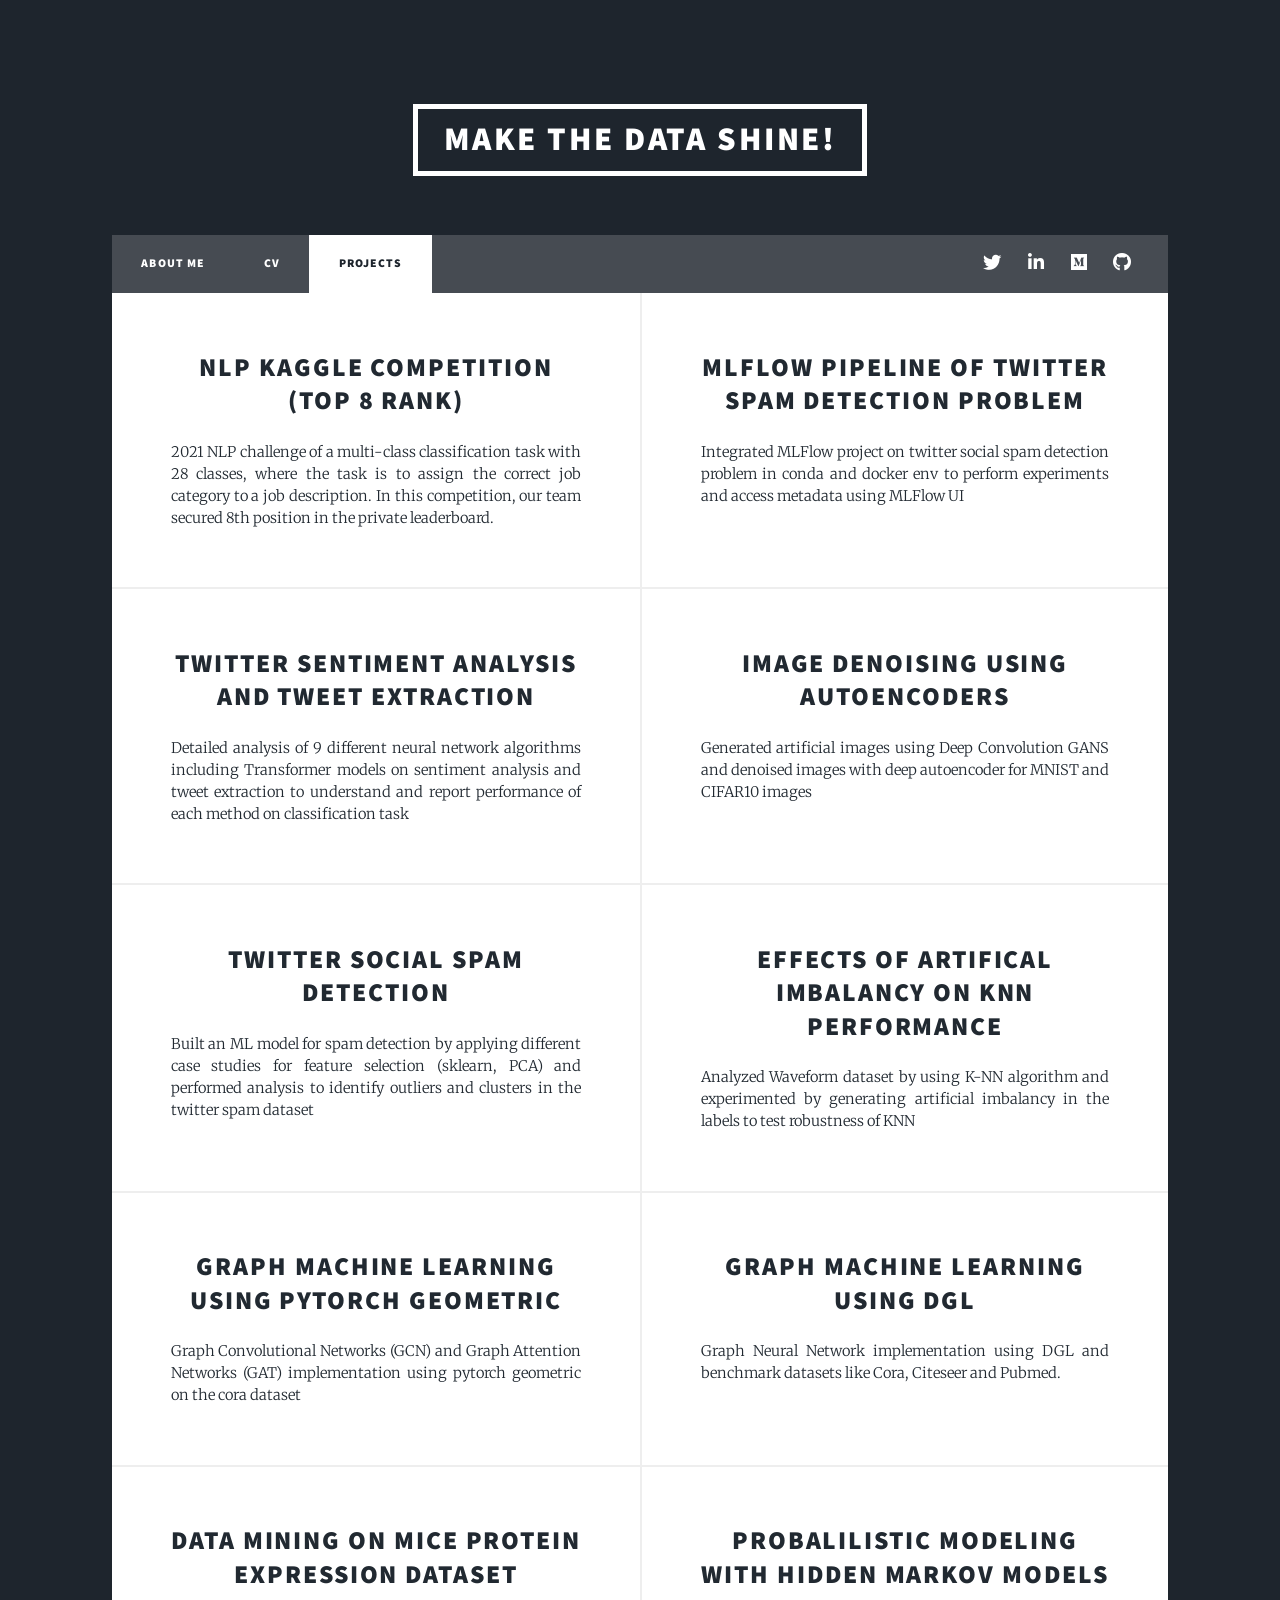
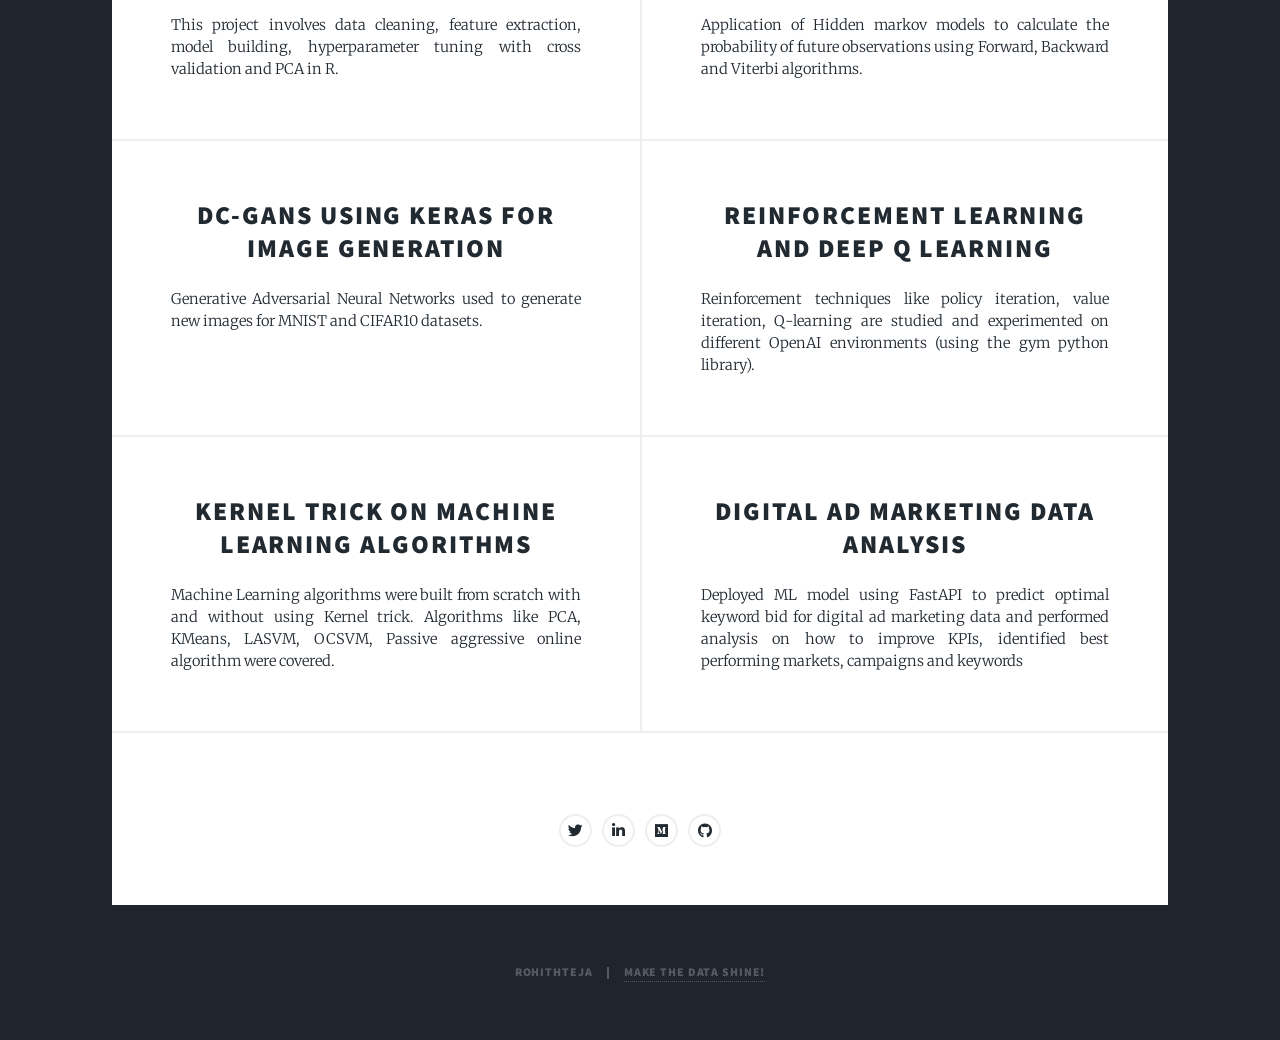
<file: elements.html>
<!DOCTYPE HTML>
<!--
	Massively by HTML5 UP
	html5up.net | @ajlkn
	Free for personal and commercial use under the CCA 3.0 license (html5up.net/license)
-->
<html>
	<head>
		<title>@dabawringcoder</title>
		<meta charset="utf-8" />
		<meta name="viewport" content="width=device-width, initial-scale=1, user-scalable=no" />
		<link rel="stylesheet" href="assets/css/main.css" />
		<noscript><link rel="stylesheet" href="assets/css/noscript.css" /></noscript>
	</head>
	<body class="is-preload">

		<!-- Wrapper -->
			<div id="wrapper">

				<!-- Header -->
					<header id="header">
						<a href="index.html" class="logo">Make the data shine!</a>
					</header>

				<!-- Nav -->
					<nav id="nav">
						<ul class="links">
							<li><a href="index.html">About Me</a></li>
							<li><a href="generic.html">CV</a></li>
							<li class="active"><a href="elements.html">Projects</a></li>
						</ul>
						<ul class="icons">
							<li><a href="https://twitter.com/rohithtejam" class="icon brands fa-twitter"><span class="label">Twitter</span></a></li>
							<li><a href="https://www.linkedin.com/in/rohithteja/" class="icon brands fa-linkedin-in"><span class="label">LinkedIn</span></a></li>
							<li><a href="https://medium.com/@rohithtejam" class="icon brands fa-medium"><span class="label">Medium</span></a></li>
							<li><a href="https://github.com/rohithteja" class="icon brands fa-github"><span class="label">GitHub</span></a></li>
						</ul>
					</nav>

				<!-- Main -->
					<div id="main">

						<section class="posts">
							
							<article>
								<a href="https://github.com/rohithteja/DEFI-IA-2021-Kaggle-Challenge"><h2>NLP Kaggle Competition (TOP 8 Rank)</h2></a>
								<p>2021 NLP challenge of a multi-class classification task with 28 classes, where the task is to assign the correct job category to a job description. In this competition, our team secured 8th position in the private leaderboard. </p>
							</article>	
							<article>
								<a href="https://github.com/rohithteja/mlflow-twitter-social-spam"><h2>MLflow Pipeline of Twitter Spam Detection Problem
								</h2></a>
								<p>Integrated MLFlow project on twitter social spam
									detection problem in conda and docker env to perform
									experiments and access metadata using MLFlow UI</p>
							</article>
							<article>
								<a href="https://github.com/rohithteja/Twitter-Sentiment-Analysis-and-Tweet-Extraction"><h2>Twitter Sentiment Analysis and Tweet Extraction</h2></a>
								<p>Detailed analysis of 9 different neural network
									algorithms including Transformer models on sentiment
									analysis and tweet extraction to understand and report
									performance of each method on classification task</p>
							</article>
							<article>
								<a href="https://github.com/rohithteja/Deep-AutoEncoders"><h2>Image Denoising using Autoencoders</h2></a>
								<p>Generated artificial images using Deep Convolution
									GANS and denoised images with deep autoencoder for
									MNIST and CIFAR10 images</p>
							</article>
							<article>
								<a href="https://github.com/rohithteja/Social-Spam-Detection"><h2>Twitter Social Spam Detection</h2></a>
								<p>Built an ML model for spam detection by applying
									different case studies for feature selection (sklearn, PCA) and performed analysis to identify outliers and
									clusters in the twitter spam dataset</p>
							</article>
							<article>
								<a href="https://github.com/rohithteja/K-Nearest-Neighbours"><h2>Effects of Artifical Imbalancy on KNN Performance</h2></a>
								<p>Analyzed Waveform dataset by using K-NN algorithm
									and experimented by generating artificial imbalancy in
									the labels to test robustness of KNN</p>
							</article>
							<article>
								<a href="https://github.com/rohithteja/pytorch-geometric"><h2>Graph Machine Learning using Pytorch Geometric</h2></a>
								<p>Graph Convolutional Networks (GCN) and Graph Attention Networks (GAT) implementation using pytorch geometric on the cora dataset</p>
							</article>
							<article>
								<a href="https://github.com/rohithteja/DGL-Graph-Neural-Network"><h2>Graph Machine Learning using DGL</h2></a>
								<p>Graph Neural Network implementation using DGL and benchmark datasets like Cora, Citeseer and Pubmed.</p>
							</article>
							<article>
								<a href="https://github.com/rohithteja/Data-Mining-Project"><h2>Data mining on Mice Protein Expression Dataset</h2></a>
								<p>This project involves data cleaning, feature extraction, model building, hyperparameter tuning with cross validation and PCA in R.</p>
							</article>
							<article>
								<a href="https://github.com/rohithteja/Hidden-Markov-Model"><h2>Probalilistic Modeling with Hidden Markov Models</h2></a>
								<p>Application of Hidden markov models to calculate the probability of future observations using Forward, Backward and Viterbi algorithms.</p>
							</article>
							<article>
								<a href="https://github.com/rohithteja/Generative-Adversarial-Networks"><h2>DC-GANS using Keras for Image Generation</h2></a>
								<p>Generative Adversarial Neural Networks used to generate new images for MNIST and CIFAR10 datasets.</p>
							</article>
							<article>
								<a href="https://github.com/rohithteja/Reinforcement-Learning"><h2>Reinforcement Learning and Deep Q Learning</h2></a>
								<p>Reinforcement techniques like policy iteration, value iteration, Q-learning are studied and experimented on different OpenAI environments (using the gym python library).</p>
							</article>
							<article>
								<a href="https://github.com/rohithteja/Kernel-Methods"><h2>Kernel Trick on Machine Learning Algorithms</h2></a>
								<p> Machine Learning algorithms were built from scratch with and without using Kernel trick. Algorithms like PCA, KMeans, LASVM, OCSVM,
									Passive aggressive online algorithm were covered.</p>
							</article>
							<article>
								<h2>Digital AD Marketing Data Analysis</h2>
								<p>Deployed ML model using FastAPI to predict optimal
									keyword bid for digital ad marketing data and
									performed analysis on how to improve KPIs, identified
									best performing markets, campaigns and keywords</p>
							</article>

							
							
							
							



						</section>


						<!-- Footer -->
						<footer>
							<center>

								<section>
									<h3></h3>
									<ul class="icons alt">
										<li><a href="https://twitter.com/rohithtejam" class="icon brands fa-twitter"><span class="label">Twitter</span></a></li>
										<li><a href="https://www.linkedin.com/in/rohithteja/" class="icon brands fa-linkedin-in"><span class="label">LinkedIn</span></a></li>
										<li><a href="https://medium.com/@rohithtejam" class="icon brands fa-medium"><span class="label">Medium</span></a></li>
										<li><a href="https://github.com/rohithteja" class="icon brands fa-github"><span class="label">GitHub</span></a></li>
									</ul>
								
							</section>
						</center>
						</footer>

				</div>


				


			<!-- Copyright -->
				<div id="copyright">
					<ul><li> rohithteja</li><li> <a href="#">Make the data shine!</a></li></ul>
				</div>

			</div>

		<!-- Scripts -->
			<script src="assets/js/jquery.min.js"></script>
			<script src="assets/js/jquery.scrollex.min.js"></script>
			<script src="assets/js/jquery.scrolly.min.js"></script>
			<script src="assets/js/browser.min.js"></script>
			<script src="assets/js/breakpoints.min.js"></script>
			<script src="assets/js/util.js"></script>
			<script src="assets/js/main.js"></script>

	</body>
</html>
</file>
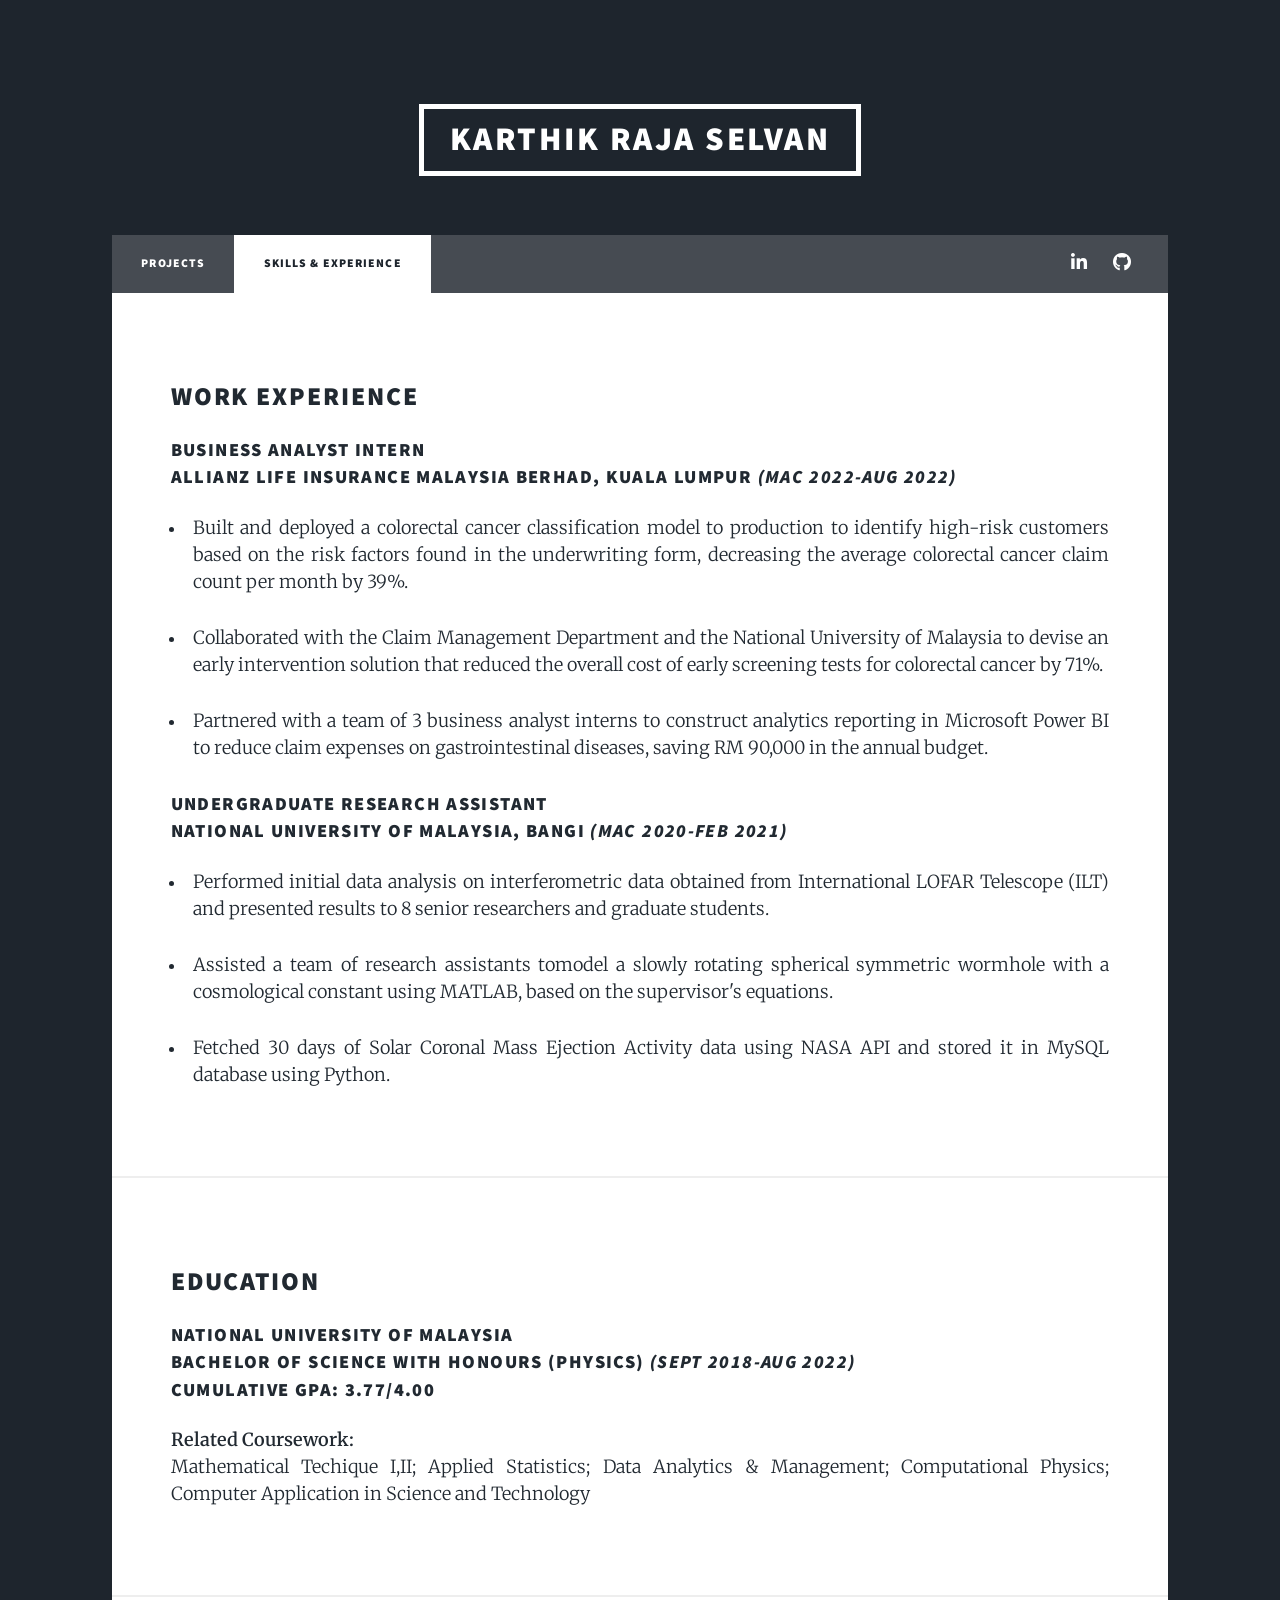
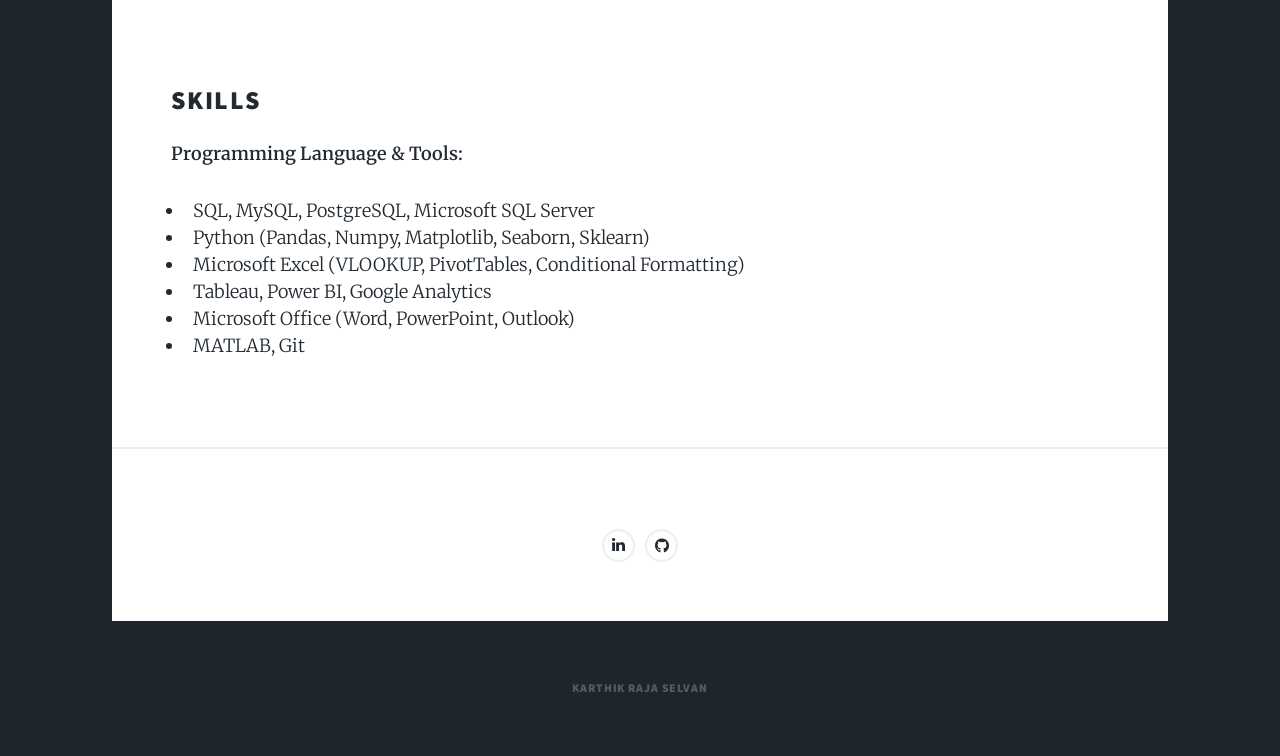
<file: generic.html>
<!DOCTYPE HTML>
<!--
	Massively by HTML5 UP
	html5up.net | @ajlkn
	Free for personal and commercial use under the CCA 3.0 license (html5up.net/license)
-->
<html>
	<head>
		<title>@dabawringcoder</title>
		<meta charset="utf-8" />
		<meta name="viewport" content="width=device-width, initial-scale=1, user-scalable=no" />
		<link rel="stylesheet" href="assets/css/main.css" />
		<noscript><link rel="stylesheet" href="assets/css/noscript.css" /></noscript>
	</head>
	<body class="is-preload">

		<!-- Wrapper -->
			<div id="wrapper">

				<!-- Header -->
					<header id="header">
						<a href="index.html" class="logo">Karthik Raja Selvan</a>
					</header>

				<!-- Nav -->
					<nav id="nav">
						<ul class="links">
							<li><a href="index.html">Projects</a></li>
							<li class="active"><a href="generic.html">Skills & Experience</a></li>
						</ul>
						<ul class="icons">
							<li><a href="https://www.linkedin.com/in/karthikrajaselvan/" class="icon brands fa-linkedin-in"><span class="label">LinkedIn</span></a></li>
							<li><a href="https://github.com/KarthikRaja-Selvan" class="icon brands fa-github"><span class="label">GitHub</span></a></li>
						</ul>
					</nav>

				<!-- Main -->
					<div id="main">

						<!-- Post -->
							<section class="post">
								<div class="row">
								<div class="col-12 col-12-small">
								<h2>Work Experience</h2>
								<h3>Business Analyst Intern </br> Allianz Life Insurance Malaysia Berhad, Kuala Lumpur <i>(Mac 2022-Aug 2022)</i></h3>
								<ul>
								<li><p><font size=4.5px>Built and deployed a colorectal cancer classification model to production to identify high-risk 
									customers based on the risk factors found in the underwriting form, decreasing the average colorectal cancer 
									claim count per month by 39%.</font></p></li>
								<li><p><font size=4.5px>Collaborated with the Claim Management Department and the National University of Malaysia to devise 
									an early intervention solution that reduced the overall cost of early screening tests for colorectal cancer 
									by 71%.</font></p></li>
								<li><p><font size=4.5px>Partnered with a team of 3 business analyst interns to construct analytics reporting in Microsoft 
									Power BI to reduce claim expenses on gastrointestinal diseases, saving RM 90,000 in the annual budget.</font></p></li>
							   	</ul>
								<h3>Undergraduate Research Assistant </br> National University of Malaysia, Bangi <i>(Mac 2020-Feb 2021)</i></h3>
								<ul>
								<li><p><font size=4.5px>Performed initial data analysis on interferometric data obtained from International LOFAR Telescope (ILT) 
									and presented results to 8 senior researchers and graduate students.</font></p></li>
								<li><p><font size=4.5px>Assisted a team of research assistants tomodel a slowly rotating spherical symmetric wormhole with a 
									cosmological constant using MATLAB, based on the supervisor's equations.</font></p></li>
								<li><p><font size=4.5px>Fetched 30 days of Solar Coronal Mass Ejection Activity data using NASA API and stored it in MySQL database
									using Python.</font></p></li>
								<!--<li><h3>Machine Learning Intern </br> Laboratoire Hubert Curien, Saint-Étienne, France <i>(Apr 2020-Jul 2020)</i></h3></li>
								<ul>
								<li><p>Generated dynamic graph embeddings (numerical representation of proteins) using deep Autoencoders and predicted missing protein interactions in the network with an accuracy score of 80% using SVM</p></li>
								<li><p>Identified important protein clusters (ranging from 1 to 24 clusters depending on the cell type) from dynamic graph embeddings using K-NN and clustering algorithms</p></li>-->
								</ul>
						</section>
						<section class="post">
								<h2>Education</h2>
								<h3>National University of Malaysia</br> Bachelor of Science with Honours (Physics) <i>(Sept 2018-Aug 2022)</i></br> 
						Cumulative GPA: 3.77/4.00</h3>
								<p><font size=4.5px>
								<b>Related Coursework:</b><br>Mathematical Techique I,II; Applied Statistics; Data Analytics & Management; 
									Computational Physics; Computer Application in Science and Technology
								</font></p>
								<!--<li><a href="https://mldm.univ-st-etienne.fr/course_organisation.php"><p>Course website: https://mldm.univ-st-etienne.fr/course_organisation.php</p></a></li>-->

						</section>

					</section>
					<section class="post">
							<h2>Skills</h2>
						<p><font size=4.5px>	
								<b>Programming Language & Tools:</b><br>
							<ul>
								<li>SQL, MySQL, PostgreSQL, Microsoft SQL Server<br></li>
								<li>Python (Pandas, Numpy, Matplotlib, Seaborn, Sklearn)<br></li>
								<li>Microsoft Excel (VLOOKUP, PivotTables, Conditional Formatting)<br></li>
								<li>Tableau, Power BI, Google Analytics<br></li>
								<li>Microsoft Office (Word, PowerPoint, Outlook)<br></li>
								<li>MATLAB, Git</li>
							</ul>
						</p></font>
							<!--<li><p>TensorFlow, Pytorch, Keras, Sci-kit Learn, MatplotLib, Seaborn, Plotly, Numpy, Pandas, NetworkX, DGL, Pytorch Geometric, Sci-Py, BERT, NLTK, SpaCy </p></li>-->


					</section>



						<!-- Footer -->
						<footer>
							<center>

								<section>
									<h3></h3>
									<ul class="icons alt">
										<li><a href="https://www.linkedin.com/in/karthikrajaselvan/" class="icon brands fa-linkedin-in"><span class="label">LinkedIn</span></a></li>
										<li><a href="https://github.com/KarthikRaja-Selvan" class="icon brands fa-github"><span class="label">GitHub</span></a></li>
									</ul>
								
							</section>
						</center>
						</footer>

				</div>

			
						
		
				


			<!-- Copyright -->
				<div id="copyright">
					<ul><li>Karthik Raja Selvan</li></ul>
				</div>


			</div>

		<!-- Scripts -->
			<script src="assets/js/jquery.min.js"></script>
			<script src="assets/js/jquery.scrollex.min.js"></script>
			<script src="assets/js/jquery.scrolly.min.js"></script>
			<script src="assets/js/browser.min.js"></script>
			<script src="assets/js/breakpoints.min.js"></script>
			<script src="assets/js/util.js"></script>
			<script src="assets/js/main.js"></script>

	</body>
</html>
</file>
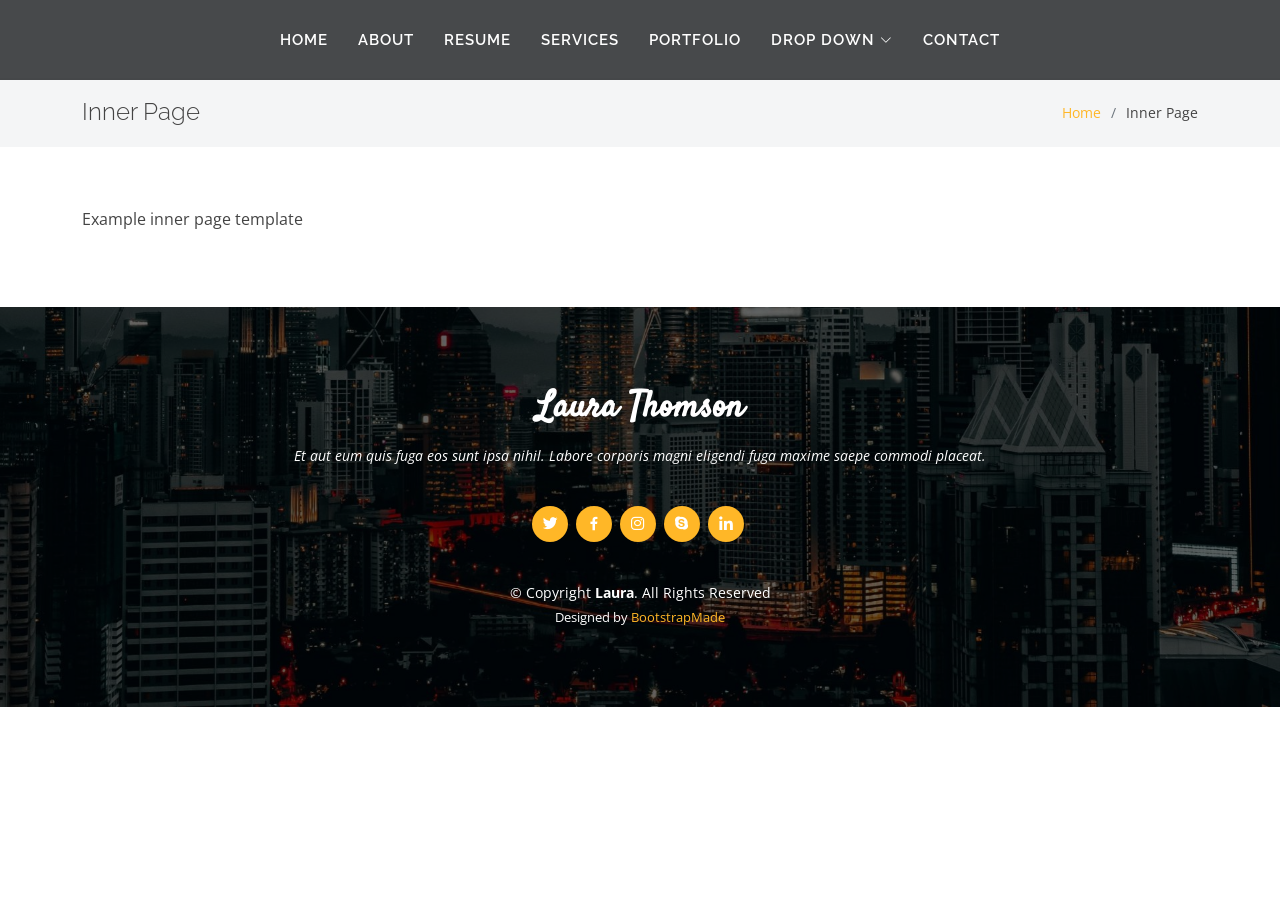
<file: inner-page.html>
<!DOCTYPE html>
<html lang="en">

<head>
  <meta charset="utf-8">
  <meta content="width=device-width, initial-scale=1.0" name="viewport">

  <title>Inner Page - Laura Bootstrap Template</title>
  <meta content="" name="description">
  <meta content="" name="keywords">

  <!-- Favicons -->
  <link href="assets/img/favicon.png" rel="icon">
  <link href="assets/img/apple-touch-icon.png" rel="apple-touch-icon">

  <!-- Google Fonts -->
  <link href="https://fonts.googleapis.com/css?family=Open+Sans:300,300i,400,400i,600,600i,700,700i|Raleway:300,300i,400,400i,500,500i,600,600i,700,700i|Satisfy" rel="stylesheet">

  <!-- Vendor CSS Files -->
  <link href="assets/vendor/bootstrap/css/bootstrap.min.css" rel="stylesheet">
  <link href="assets/vendor/bootstrap-icons/bootstrap-icons.css" rel="stylesheet">
  <link href="assets/vendor/boxicons/css/boxicons.min.css" rel="stylesheet">
  <link href="assets/vendor/glightbox/css/glightbox.min.css" rel="stylesheet">
  <link href="assets/vendor/swiper/swiper-bundle.min.css" rel="stylesheet">

  <!-- Template Main CSS File -->
  <link href="assets/css/style.css" rel="stylesheet">

  <!-- =======================================================
  * Template Name: Laura
  * Updated: Sep 18 2023 with Bootstrap v5.3.2
  * Template URL: https://bootstrapmade.com/laura-free-creative-bootstrap-theme/
  * Author: BootstrapMade.com
  * License: https://bootstrapmade.com/license/
  ======================================================== -->
</head>

<body>

  <!-- ======= Header ======= -->
  <header id="header" class="fixed-top d-flex justify-content-center align-items-center ">

    <nav id="navbar" class="navbar">
      <ul>
        <li><a class="nav-link scrollto " href="#hero">Home</a></li>
        <li><a class="nav-link scrollto" href="#about">About</a></li>
        <li><a class="nav-link scrollto" href="#resume">Resume</a></li>
        <li><a class="nav-link scrollto" href="#services">Services</a></li>
        <li><a class="nav-link scrollto " href="#portfolio">Portfolio</a></li>
        <li class="dropdown"><a href="#"><span>Drop Down</span> <i class="bi bi-chevron-down"></i></a>
          <ul>
            <li><a href="#">Drop Down 1</a></li>
            <li class="dropdown"><a href="#"><span>Deep Drop Down</span> <i class="bi bi-chevron-right"></i></a>
              <ul>
                <li><a href="#">Deep Drop Down 1</a></li>
                <li><a href="#">Deep Drop Down 2</a></li>
                <li><a href="#">Deep Drop Down 3</a></li>
                <li><a href="#">Deep Drop Down 4</a></li>
                <li><a href="#">Deep Drop Down 5</a></li>
              </ul>
            </li>
            <li><a href="#">Drop Down 2</a></li>
            <li><a href="#">Drop Down 3</a></li>
            <li><a href="#">Drop Down 4</a></li>
          </ul>
        </li>
        <li><a class="nav-link scrollto" href="#contact">Contact</a></li>
      </ul>
      <i class="bi bi-list mobile-nav-toggle"></i>
    </nav><!-- .navbar -->

  </header><!-- End Header -->

  <main id="main">

    <!-- ======= Breadcrumbs ======= -->
    <section class="breadcrumbs">
      <div class="container">

        <div class="d-flex justify-content-between align-items-center">
          <h2>Inner Page</h2>
          <ol>
            <li><a href="index.html">Home</a></li>
            <li>Inner Page</li>
          </ol>
        </div>

      </div>
    </section><!-- End Breadcrumbs -->

    <section class="inner-page">
      <div class="container">
        <p>
          Example inner page template
        </p>
      </div>
    </section>

  </main><!-- End #main -->

  <!-- ======= Footer ======= -->
  <footer id="footer">
    <div class="container">
      <h3>Laura Thomson</h3>
      <p>Et aut eum quis fuga eos sunt ipsa nihil. Labore corporis magni eligendi fuga maxime saepe commodi placeat.</p>
      <div class="social-links">
        <a href="#" class="twitter"><i class="bx bxl-twitter"></i></a>
        <a href="#" class="facebook"><i class="bx bxl-facebook"></i></a>
        <a href="#" class="instagram"><i class="bx bxl-instagram"></i></a>
        <a href="#" class="google-plus"><i class="bx bxl-skype"></i></a>
        <a href="#" class="linkedin"><i class="bx bxl-linkedin"></i></a>
      </div>
      <div class="copyright">
        &copy; Copyright <strong><span>Laura</span></strong>. All Rights Reserved
      </div>
      <div class="credits">
        <!-- All the links in the footer should remain intact. -->
        <!-- You can delete the links only if you purchased the pro version. -->
        <!-- Licensing information: https://bootstrapmade.com/license/ -->
        <!-- Purchase the pro version with working PHP/AJAX contact form: https://bootstrapmade.com/laura-free-creative-bootstrap-theme/ -->
        Designed by <a href="https://bootstrapmade.com/">BootstrapMade</a>
      </div>
    </div>
  </footer><!-- End Footer -->

  <a href="#" class="back-to-top d-flex align-items-center justify-content-center"><i class="bi bi-arrow-up-short"></i></a>

  <!-- Vendor JS Files -->
  <script src="assets/vendor/purecounter/purecounter_vanilla.js"></script>
  <script src="assets/vendor/bootstrap/js/bootstrap.bundle.min.js"></script>
  <script src="assets/vendor/glightbox/js/glightbox.min.js"></script>
  <script src="assets/vendor/isotope-layout/isotope.pkgd.min.js"></script>
  <script src="assets/vendor/swiper/swiper-bundle.min.js"></script>
  <script src="assets/vendor/waypoints/noframework.waypoints.js"></script>
  <script src="assets/vendor/php-email-form/validate.js"></script>

  <!-- Template Main JS File -->
  <script src="assets/js/main.js"></script>

</body>

</html>
</file>
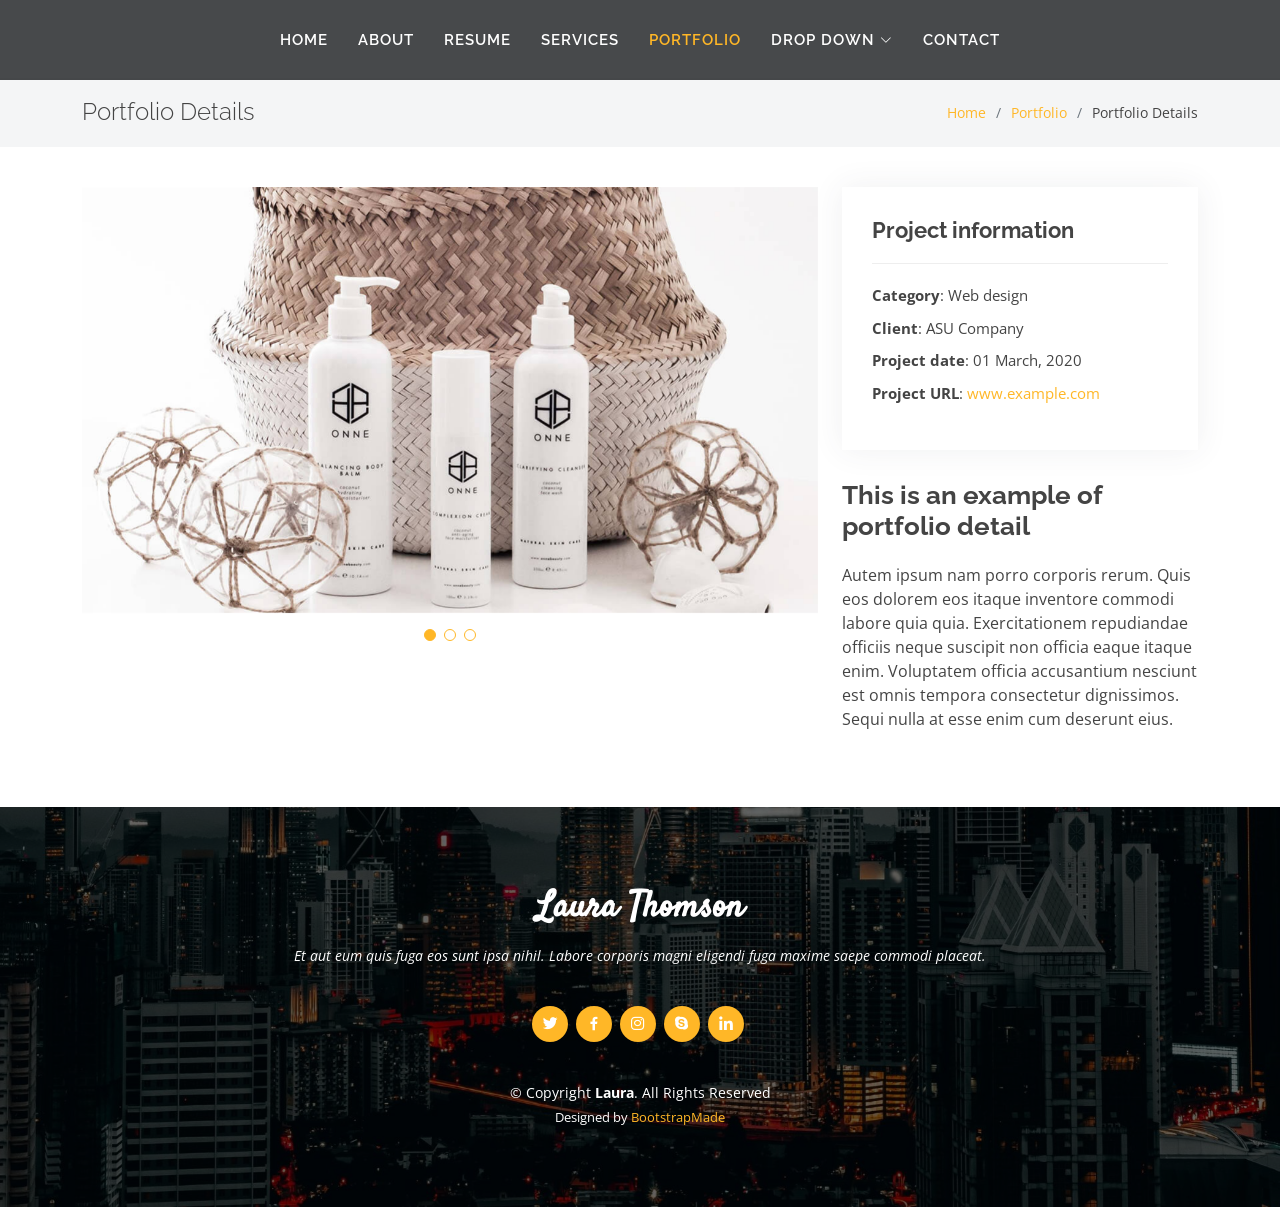
<file: portfolio-details.html>
<!DOCTYPE html>
<html lang="en">

<head>
  <meta charset="utf-8">
  <meta content="width=device-width, initial-scale=1.0" name="viewport">

  <title>Portfolio Details - Laura Bootstrap Template</title>
  <meta content="" name="description">
  <meta content="" name="keywords">

  <!-- Favicons -->
  <link href="assets/img/favicon.png" rel="icon">
  <link href="assets/img/apple-touch-icon.png" rel="apple-touch-icon">

  <!-- Google Fonts -->
  <link href="https://fonts.googleapis.com/css?family=Open+Sans:300,300i,400,400i,600,600i,700,700i|Raleway:300,300i,400,400i,500,500i,600,600i,700,700i|Satisfy" rel="stylesheet">

  <!-- Vendor CSS Files -->
  <link href="assets/vendor/bootstrap/css/bootstrap.min.css" rel="stylesheet">
  <link href="assets/vendor/bootstrap-icons/bootstrap-icons.css" rel="stylesheet">
  <link href="assets/vendor/boxicons/css/boxicons.min.css" rel="stylesheet">
  <link href="assets/vendor/glightbox/css/glightbox.min.css" rel="stylesheet">
  <link href="assets/vendor/swiper/swiper-bundle.min.css" rel="stylesheet">

  <!-- Template Main CSS File -->
  <link href="assets/css/style.css" rel="stylesheet">

  <!-- =======================================================
  * Template Name: Laura
  * Updated: Sep 18 2023 with Bootstrap v5.3.2
  * Template URL: https://bootstrapmade.com/laura-free-creative-bootstrap-theme/
  * Author: BootstrapMade.com
  * License: https://bootstrapmade.com/license/
  ======================================================== -->
</head>

<body>

  <!-- ======= Header ======= -->
  <header id="header" class="fixed-top d-flex justify-content-center align-items-center ">

    <nav id="navbar" class="navbar">
      <ul>
        <li><a class="nav-link scrollto " href="#hero">Home</a></li>
        <li><a class="nav-link scrollto" href="#about">About</a></li>
        <li><a class="nav-link scrollto" href="#resume">Resume</a></li>
        <li><a class="nav-link scrollto" href="#services">Services</a></li>
        <li><a class="nav-link scrollto active" href="#portfolio">Portfolio</a></li>
        <li class="dropdown"><a href="#"><span>Drop Down</span> <i class="bi bi-chevron-down"></i></a>
          <ul>
            <li><a href="#">Drop Down 1</a></li>
            <li class="dropdown"><a href="#"><span>Deep Drop Down</span> <i class="bi bi-chevron-right"></i></a>
              <ul>
                <li><a href="#">Deep Drop Down 1</a></li>
                <li><a href="#">Deep Drop Down 2</a></li>
                <li><a href="#">Deep Drop Down 3</a></li>
                <li><a href="#">Deep Drop Down 4</a></li>
                <li><a href="#">Deep Drop Down 5</a></li>
              </ul>
            </li>
            <li><a href="#">Drop Down 2</a></li>
            <li><a href="#">Drop Down 3</a></li>
            <li><a href="#">Drop Down 4</a></li>
          </ul>
        </li>
        <li><a class="nav-link scrollto" href="#contact">Contact</a></li>
      </ul>
      <i class="bi bi-list mobile-nav-toggle"></i>
    </nav><!-- .navbar -->

  </header><!-- End Header -->

  <main id="main">

    <!-- ======= Breadcrumbs Section ======= -->
    <section class="breadcrumbs">
      <div class="container">

        <div class="d-flex justify-content-between align-items-center">
          <h2>Portfolio Details</h2>
          <ol>
            <li><a href="index.html">Home</a></li>
            <li><a href="portfolio.html">Portfolio</a></li>
            <li>Portfolio Details</li>
          </ol>
        </div>

      </div>
    </section><!-- Breadcrumbs Section -->

    <!-- ======= Portfolio Details Section ======= -->
    <section id="portfolio-details" class="portfolio-details">
      <div class="container">

        <div class="row gy-4">

          <div class="col-lg-8">
            <div class="portfolio-details-slider swiper">
              <div class="swiper-wrapper align-items-center">

                <div class="swiper-slide">
                  <img src="assets/img/portfolio/portfolio-details-1.jpg" alt="">
                </div>

                <div class="swiper-slide">
                  <img src="assets/img/portfolio/portfolio-details-2.jpg" alt="">
                </div>

                <div class="swiper-slide">
                  <img src="assets/img/portfolio/portfolio-details-3.jpg" alt="">
                </div>

              </div>
              <div class="swiper-pagination"></div>
            </div>
          </div>

          <div class="col-lg-4">
            <div class="portfolio-info">
              <h3>Project information</h3>
              <ul>
                <li><strong>Category</strong>: Web design</li>
                <li><strong>Client</strong>: ASU Company</li>
                <li><strong>Project date</strong>: 01 March, 2020</li>
                <li><strong>Project URL</strong>: <a href="#">www.example.com</a></li>
              </ul>
            </div>
            <div class="portfolio-description">
              <h2>This is an example of portfolio detail</h2>
              <p>
                Autem ipsum nam porro corporis rerum. Quis eos dolorem eos itaque inventore commodi labore quia quia. Exercitationem repudiandae officiis neque suscipit non officia eaque itaque enim. Voluptatem officia accusantium nesciunt est omnis tempora consectetur dignissimos. Sequi nulla at esse enim cum deserunt eius.
              </p>
            </div>
          </div>

        </div>

      </div>
    </section><!-- End Portfolio Details Section -->

  </main><!-- End #main -->

  <!-- ======= Footer ======= -->
  <footer id="footer">
    <div class="container">
      <h3>Laura Thomson</h3>
      <p>Et aut eum quis fuga eos sunt ipsa nihil. Labore corporis magni eligendi fuga maxime saepe commodi placeat.</p>
      <div class="social-links">
        <a href="#" class="twitter"><i class="bx bxl-twitter"></i></a>
        <a href="#" class="facebook"><i class="bx bxl-facebook"></i></a>
        <a href="#" class="instagram"><i class="bx bxl-instagram"></i></a>
        <a href="#" class="google-plus"><i class="bx bxl-skype"></i></a>
        <a href="#" class="linkedin"><i class="bx bxl-linkedin"></i></a>
      </div>
      <div class="copyright">
        &copy; Copyright <strong><span>Laura</span></strong>. All Rights Reserved
      </div>
      <div class="credits">
        <!-- All the links in the footer should remain intact. -->
        <!-- You can delete the links only if you purchased the pro version. -->
        <!-- Licensing information: https://bootstrapmade.com/license/ -->
        <!-- Purchase the pro version with working PHP/AJAX contact form: https://bootstrapmade.com/laura-free-creative-bootstrap-theme/ -->
        Designed by <a href="https://bootstrapmade.com/">BootstrapMade</a>
      </div>
    </div>
  </footer><!-- End Footer -->

  <a href="#" class="back-to-top d-flex align-items-center justify-content-center"><i class="bi bi-arrow-up-short"></i></a>

  <!-- Vendor JS Files -->
  <script src="assets/vendor/purecounter/purecounter_vanilla.js"></script>
  <script src="assets/vendor/bootstrap/js/bootstrap.bundle.min.js"></script>
  <script src="assets/vendor/glightbox/js/glightbox.min.js"></script>
  <script src="assets/vendor/isotope-layout/isotope.pkgd.min.js"></script>
  <script src="assets/vendor/swiper/swiper-bundle.min.js"></script>
  <script src="assets/vendor/waypoints/noframework.waypoints.js"></script>
  <script src="assets/vendor/php-email-form/validate.js"></script>

  <!-- Template Main JS File -->
  <script src="assets/js/main.js"></script>

</body>

</html>
</file>
<file: assets/css/main.css>
@import url(fontawesome-all.min.css);
@import url("https://fonts.googleapis.com/css?family=Merriweather:300,700,300italic,700italic|Source+Sans+Pro:900");

/*
	Massively by HTML5 UP
	html5up.net | @ajlkn
	Free for personal and commercial use under the CCA 3.0 license (html5up.net/license)
*/

html, body, div, span, applet, object,
iframe, h1, h2, h3, h4, h5, h6, p, blockquote,
pre, a, abbr, acronym, address, big, cite,
code, del, dfn, em, img, ins, kbd, q, s, samp,
small, strike, strong, sub, sup, tt, var, b,
u, i, center, dl, dt, dd, ol, ul, li, fieldset,
form, label, legend, table, caption, tbody,
tfoot, thead, tr, th, td, article, aside,
canvas, details, embed, figure, figcaption,
footer, header, hgroup, menu, nav, output, ruby,
section, summary, time, mark, audio, video {
	margin: 0;
	padding: 0;
	border: 0;
	font-size: 100%;
	font: inherit;
	vertical-align: baseline;}

article, aside, details, figcaption, figure,
footer, header, hgroup, menu, nav, section {
	display: block;}

body {
	line-height: 1;
}

ol, ul {
	list-style: none;
}

blockquote, q {
	quotes: none;
}

	blockquote:before, blockquote:after, q:before, q:after {
		content: '';
		content: none;
	}

table {
	border-collapse: collapse;
	border-spacing: 0;
}

body {
	-webkit-text-size-adjust: none;
}

mark {
	background-color: transparent;
	color: inherit;
}

input::-moz-focus-inner {
	border: 0;
	padding: 0;
}

input, select, textarea {
	-moz-appearance: none;
	-webkit-appearance: none;
	-ms-appearance: none;
	appearance: none;
}

/* Basic */

	@-ms-viewport {
		width: device-width;
	}

	body {
		-ms-overflow-style: scrollbar;
	}

	@media screen and (max-width: 480px) {

		html, body {
			min-width: 320px;
		}

	}

	html {
		box-sizing: border-box;
	}

	*, *:before, *:after {
		box-sizing: inherit;
	}

	body {
		background-color: #1e252d;
	}

		body.is-preload *, body.is-preload *:before, body.is-preload *:after {
			-moz-animation: none !important;
			-webkit-animation: none !important;
			-ms-animation: none !important;
			animation: none !important;
			-moz-transition: none !important;
			-webkit-transition: none !important;
			-ms-transition: none !important;
			transition: none !important;
		}

/* Type */

	html {
		font-size: 16pt;
	}

		@media screen and (max-width: 1680px) {

			html {
				font-size: 12pt;
			}

		}

		@media screen and (max-width: 1280px) {

			html {
				font-size: 11pt;
			}

		}

		@media screen and (max-width: 360px) {

			html {
				font-size: 10pt;
			}

		}

	body {
		color: #212931;
	}

	body, input, select, textarea {
		font-family: "Merriweather", Georgia, serif;
		font-weight: 300;
		font-size: 1rem;
		line-height: 1.5;/*2.375*/
	}

	a {
		-moz-transition: color 0.2s ease-in-out, background-color 0.2s ease-in-out, border-color 0.2s ease-in-out, box-shadow 0.2s ease-in-out;
		-webkit-transition: color 0.2s ease-in-out, background-color 0.2s ease-in-out, border-color 0.2s ease-in-out, box-shadow 0.2s ease-in-out;
		-ms-transition: color 0.2s ease-in-out, background-color 0.2s ease-in-out, border-color 0.2s ease-in-out, box-shadow 0.2s ease-in-out;
		transition: color 0.2s ease-in-out, background-color 0.2s ease-in-out, border-color 0.2s ease-in-out, box-shadow 0.2s ease-in-out;
		border-bottom: dotted 1px;
		text-decoration: none;
	}

		a:hover {
			border-bottom-color: transparent;
		}

	strong, b {
		font-weight: 600;
	}

	em, i {
		font-style: italic;
	}

	p {
		text-align: justify;
		margin: 0 0 2rem 0;
	}

	h1, h2, h3, h4, h5, h6 {
		font-family: "Source Sans Pro", Helvetica, sans-serif;
		font-weight: 900;
		line-height: 1.5;
		letter-spacing: 0.075em;
		text-transform: uppercase;
		margin: 0 0 1rem 0;
	}

		h1 a, h2 a, h3 a, h4 a, h5 a, h6 a {
			border-bottom: 0;
			color: inherit;
			text-decoration: none;
		}

	h1 {
		font-size: 4rem;
		line-height: 1.1;
		margin: 0 0 2rem 0;
	}

	h2 {
		font-size: 1.75rem;
		line-height: 1.3;
		margin: 0 0 1.5rem 0;
	}

	h3 {
		font-size: 1.25rem;
		margin: 0 0 1.5rem 0;
	}

	h4 {
		font-size: 1rem;
	}

	h5 {
		font-size: 0.9rem;
	}

	h6 {
		font-size: 0.8rem;
	}

	sub {
		font-size: 0.8rem;
		position: relative;
		top: 0.5rem;
	}

	sup {
		font-size: 0.8rem;
		position: relative;
		top: -0.5rem;
	}

	blockquote {
		border-left: solid 4px;
		font-style: italic;
		margin: 0 0 2rem 0;
		padding: 0.5rem 0 0.5rem 2rem;
	}

	code {
		border: solid 2px;
		font-family: "Courier New", monospace;
		font-size: 0.9rem;
		margin: 0 0.25rem;
		padding: 0.25rem 0.65rem;
	}

	pre {
		-webkit-overflow-scrolling: touch;
		font-family: "Courier New", monospace;
		font-size: 0.9rem;
		margin: 0 0 2rem 0;
	}

		pre code {
			display: block;
			line-height: 1.75;
			padding: 1rem 1.5rem;
			overflow-x: auto;
		}

	hr {
		border: 0;
		border-bottom: solid 2px;
		margin: 3rem 0;
	}

		hr.major {
			margin: 5rem 0;
		}

	.align-left {
		text-align: left;
	}

	.align-center {
		text-align: center;
	}

	.align-right {
		text-align: right;
	}

	input, select, textarea {
		color: #212931;
	}

	a {
		color: #212931;
		border-bottom-color: rgba(33, 41, 49, 0.5);
	}

		a:hover {
			border-bottom-color: transparent;
			color: #18bfef !important;
		}

	strong, b {
		color: #212931;
	}

	h1, h2, h3, h4, h5, h6 {
		color: #212931;
	}

	blockquote {
		border-left-color: #eeeeee;
	}

	code {
		background: rgba(220, 220, 220, 0.25);
		border-color: #eeeeee;
	}

	hr {
		border-bottom-color: #eeeeee;
	}

/* Row */

	.row {
		display: flex;
		flex-wrap: wrap;
		box-sizing: border-box;
		align-items: stretch;
	}

		.row > * {
			box-sizing: border-box;
		}

		.row.gtr-uniform > * > :last-child {
			margin-bottom: 0;
		}

		.row.aln-left {
			justify-content: flex-start;
		}

		.row.aln-center {
			justify-content: center;
		}

		.row.aln-right {
			justify-content: flex-end;
		}

		.row.aln-top {
			align-items: flex-start;
		}

		.row.aln-middle {
			align-items: center;
		}

		.row.aln-bottom {
			align-items: flex-end;
		}

		.row > .imp {
			order: -1;
		}

		.row > .col-1 {
			width: 8.33333%;
		}

		.row > .off-1 {
			margin-left: 8.33333%;
		}

		.row > .col-2 {
			width: 16.66667%;
		}

		.row > .off-2 {
			margin-left: 16.66667%;
		}

		.row > .col-3 {
			width: 25%;
		}

		.row > .off-3 {
			margin-left: 25%;
		}

		.row > .col-4 {
			width: 33.33333%;
		}

		.row > .off-4 {
			margin-left: 33.33333%;
		}

		.row > .col-5 {
			width: 41.66667%;
		}

		.row > .off-5 {
			margin-left: 41.66667%;
		}

		.row > .col-6 {
			width: 50%;
		}

		.row > .off-6 {
			margin-left: 50%;
		}

		.row > .col-7 {
			width: 58.33333%;
		}

		.row > .off-7 {
			margin-left: 58.33333%;
		}

		.row > .col-8 {
			width: 66.66667%;
		}

		.row > .off-8 {
			margin-left: 66.66667%;
		}

		.row > .col-9 {
			width: 75%;
		}

		.row > .off-9 {
			margin-left: 75%;
		}

		.row > .col-10 {
			width: 83.33333%;
		}

		.row > .off-10 {
			margin-left: 83.33333%;
		}

		.row > .col-11 {
			width: 91.66667%;
		}

		.row > .off-11 {
			margin-left: 91.66667%;
		}

		.row > .col-12 {
			width: 100%;
		}

		.row > .off-12 {
			margin-left: 100%;
		}

		.row.gtr-0 {
			margin-top: 0;
			margin-left: 0rem;
		}

			.row.gtr-0 > * {
				padding: 0 0 0 0rem;
			}

			.row.gtr-0.gtr-uniform {
				margin-top: 0rem;
			}

				.row.gtr-0.gtr-uniform > * {
					padding-top: 0rem;
				}

		.row.gtr-25 {
			margin-top: 0;
			margin-left: -0.375rem;
		}

			.row.gtr-25 > * {
				padding: 0 0 0 0.375rem;
			}

			.row.gtr-25.gtr-uniform {
				margin-top: -0.375rem;
			}

				.row.gtr-25.gtr-uniform > * {
					padding-top: 0.375rem;
				}

		.row.gtr-50 {
			margin-top: 0;
			margin-left: -0.75rem;
		}

			.row.gtr-50 > * {
				padding: 0 0 0 0.75rem;
			}

			.row.gtr-50.gtr-uniform {
				margin-top: -0.75rem;
			}

				.row.gtr-50.gtr-uniform > * {
					padding-top: 0.75rem;
				}

		.row {
			margin-top: 0;
			margin-left: -1.5rem;
		}

			.row > * {
				padding: 0 0 0 1.5rem;
			}

			.row.gtr-uniform {
				margin-top: -1.5rem;
			}

				.row.gtr-uniform > * {
					padding-top: 1.5rem;
				}

		.row.gtr-150 {
			margin-top: 0;
			margin-left: -2.25rem;
		}

			.row.gtr-150 > * {
				padding: 0 0 0 2.25rem;
			}

			.row.gtr-150.gtr-uniform {
				margin-top: -2.25rem;
			}

				.row.gtr-150.gtr-uniform > * {
					padding-top: 2.25rem;
				}

		.row.gtr-200 {
			margin-top: 0;
			margin-left: -3rem;
		}

			.row.gtr-200 > * {
				padding: 0 0 0 3rem;
			}

			.row.gtr-200.gtr-uniform {
				margin-top: -3rem;
			}

				.row.gtr-200.gtr-uniform > * {
					padding-top: 3rem;
				}

		@media screen and (max-width: 1680px) {

			.row {
				display: flex;
				flex-wrap: wrap;
				box-sizing: border-box;
				align-items: stretch;
			}

				.row > * {
					box-sizing: border-box;
				}

				.row.gtr-uniform > * > :last-child {
					margin-bottom: 0;
				}

				.row.aln-left {
					justify-content: flex-start;
				}

				.row.aln-center {
					justify-content: center;
				}

				.row.aln-right {
					justify-content: flex-end;
				}

				.row.aln-top {
					align-items: flex-start;
				}

				.row.aln-middle {
					align-items: center;
				}

				.row.aln-bottom {
					align-items: flex-end;
				}

				.row > .imp-xlarge {
					order: -1;
				}

				.row > .col-1-xlarge {
					width: 8.33333%;
				}

				.row > .off-1-xlarge {
					margin-left: 8.33333%;
				}

				.row > .col-2-xlarge {
					width: 16.66667%;
				}

				.row > .off-2-xlarge {
					margin-left: 16.66667%;
				}

				.row > .col-3-xlarge {
					width: 25%;
				}

				.row > .off-3-xlarge {
					margin-left: 25%;
				}

				.row > .col-4-xlarge {
					width: 33.33333%;
				}

				.row > .off-4-xlarge {
					margin-left: 33.33333%;
				}

				.row > .col-5-xlarge {
					width: 41.66667%;
				}

				.row > .off-5-xlarge {
					margin-left: 41.66667%;
				}

				.row > .col-6-xlarge {
					width: 50%;
				}

				.row > .off-6-xlarge {
					margin-left: 50%;
				}

				.row > .col-7-xlarge {
					width: 58.33333%;
				}

				.row > .off-7-xlarge {
					margin-left: 58.33333%;
				}

				.row > .col-8-xlarge {
					width: 66.66667%;
				}

				.row > .off-8-xlarge {
					margin-left: 66.66667%;
				}

				.row > .col-9-xlarge {
					width: 75%;
				}

				.row > .off-9-xlarge {
					margin-left: 75%;
				}

				.row > .col-10-xlarge {
					width: 83.33333%;
				}

				.row > .off-10-xlarge {
					margin-left: 83.33333%;
				}

				.row > .col-11-xlarge {
					width: 91.66667%;
				}

				.row > .off-11-xlarge {
					margin-left: 91.66667%;
				}

				.row > .col-12-xlarge {
					width: 100%;
				}

				.row > .off-12-xlarge {
					margin-left: 100%;
				}

				.row.gtr-0 {
					margin-top: 0;
					margin-left: 0rem;
				}

					.row.gtr-0 > * {
						padding: 0 0 0 0rem;
					}

					.row.gtr-0.gtr-uniform {
						margin-top: 0rem;
					}

						.row.gtr-0.gtr-uniform > * {
							padding-top: 0rem;
						}

				.row.gtr-25 {
					margin-top: 0;
					margin-left: -0.375rem;
				}

					.row.gtr-25 > * {
						padding: 0 0 0 0.375rem;
					}

					.row.gtr-25.gtr-uniform {
						margin-top: -0.375rem;
					}

						.row.gtr-25.gtr-uniform > * {
							padding-top: 0.375rem;
						}

				.row.gtr-50 {
					margin-top: 0;
					margin-left: -0.75rem;
				}

					.row.gtr-50 > * {
						padding: 0 0 0 0.75rem;
					}

					.row.gtr-50.gtr-uniform {
						margin-top: -0.75rem;
					}

						.row.gtr-50.gtr-uniform > * {
							padding-top: 0.75rem;
						}

				.row {
					margin-top: 0;
					margin-left: -1.5rem;
				}

					.row > * {
						padding: 0 0 0 1.5rem;
					}

					.row.gtr-uniform {
						margin-top: -1.5rem;
					}

						.row.gtr-uniform > * {
							padding-top: 1.5rem;
						}

				.row.gtr-150 {
					margin-top: 0;
					margin-left: -2.25rem;
				}

					.row.gtr-150 > * {
						padding: 0 0 0 2.25rem;
					}

					.row.gtr-150.gtr-uniform {
						margin-top: -2.25rem;
					}

						.row.gtr-150.gtr-uniform > * {
							padding-top: 2.25rem;
						}

				.row.gtr-200 {
					margin-top: 0;
					margin-left: -3rem;
				}

					.row.gtr-200 > * {
						padding: 0 0 0 3rem;
					}

					.row.gtr-200.gtr-uniform {
						margin-top: -3rem;
					}

						.row.gtr-200.gtr-uniform > * {
							padding-top: 3rem;
						}

		}

		@media screen and (max-width: 1280px) {

			.row {
				display: flex;
				flex-wrap: wrap;
				box-sizing: border-box;
				align-items: stretch;
			}

				.row > * {
					box-sizing: border-box;
				}

				.row.gtr-uniform > * > :last-child {
					margin-bottom: 0;
				}

				.row.aln-left {
					justify-content: flex-start;
				}

				.row.aln-center {
					justify-content: center;
				}

				.row.aln-right {
					justify-content: flex-end;
				}

				.row.aln-top {
					align-items: flex-start;
				}

				.row.aln-middle {
					align-items: center;
				}

				.row.aln-bottom {
					align-items: flex-end;
				}

				.row > .imp-large {
					order: -1;
				}

				.row > .col-1-large {
					width: 8.33333%;
				}

				.row > .off-1-large {
					margin-left: 8.33333%;
				}

				.row > .col-2-large {
					width: 16.66667%;
				}

				.row > .off-2-large {
					margin-left: 16.66667%;
				}

				.row > .col-3-large {
					width: 25%;
				}

				.row > .off-3-large {
					margin-left: 25%;
				}

				.row > .col-4-large {
					width: 33.33333%;
				}

				.row > .off-4-large {
					margin-left: 33.33333%;
				}

				.row > .col-5-large {
					width: 41.66667%;
				}

				.row > .off-5-large {
					margin-left: 41.66667%;
				}

				.row > .col-6-large {
					width: 50%;
				}

				.row > .off-6-large {
					margin-left: 50%;
				}

				.row > .col-7-large {
					width: 58.33333%;
				}

				.row > .off-7-large {
					margin-left: 58.33333%;
				}

				.row > .col-8-large {
					width: 66.66667%;
				}

				.row > .off-8-large {
					margin-left: 66.66667%;
				}

				.row > .col-9-large {
					width: 75%;
				}

				.row > .off-9-large {
					margin-left: 75%;
				}

				.row > .col-10-large {
					width: 83.33333%;
				}

				.row > .off-10-large {
					margin-left: 83.33333%;
				}

				.row > .col-11-large {
					width: 91.66667%;
				}

				.row > .off-11-large {
					margin-left: 91.66667%;
				}

				.row > .col-12-large {
					width: 100%;
				}

				.row > .off-12-large {
					margin-left: 100%;
				}

				.row.gtr-0 {
					margin-top: 0;
					margin-left: 0rem;
				}

					.row.gtr-0 > * {
						padding: 0 0 0 0rem;
					}

					.row.gtr-0.gtr-uniform {
						margin-top: 0rem;
					}

						.row.gtr-0.gtr-uniform > * {
							padding-top: 0rem;
						}

				.row.gtr-25 {
					margin-top: 0;
					margin-left: -0.375rem;
				}

					.row.gtr-25 > * {
						padding: 0 0 0 0.375rem;
					}

					.row.gtr-25.gtr-uniform {
						margin-top: -0.375rem;
					}

						.row.gtr-25.gtr-uniform > * {
							padding-top: 0.375rem;
						}

				.row.gtr-50 {
					margin-top: 0;
					margin-left: -0.75rem;
				}

					.row.gtr-50 > * {
						padding: 0 0 0 0.75rem;
					}

					.row.gtr-50.gtr-uniform {
						margin-top: -0.75rem;
					}

						.row.gtr-50.gtr-uniform > * {
							padding-top: 0.75rem;
						}

				.row {
					margin-top: 0;
					margin-left: -1.5rem;
				}

					.row > * {
						padding: 0 0 0 1.5rem;
					}

					.row.gtr-uniform {
						margin-top: -1.5rem;
					}

						.row.gtr-uniform > * {
							padding-top: 1.5rem;
						}

				.row.gtr-150 {
					margin-top: 0;
					margin-left: -2.25rem;
				}

					.row.gtr-150 > * {
						padding: 0 0 0 2.25rem;
					}

					.row.gtr-150.gtr-uniform {
						margin-top: -2.25rem;
					}

						.row.gtr-150.gtr-uniform > * {
							padding-top: 2.25rem;
						}

				.row.gtr-200 {
					margin-top: 0;
					margin-left: -3rem;
				}

					.row.gtr-200 > * {
						padding: 0 0 0 3rem;
					}

					.row.gtr-200.gtr-uniform {
						margin-top: -3rem;
					}

						.row.gtr-200.gtr-uniform > * {
							padding-top: 3rem;
						}

		}

		@media screen and (max-width: 980px) {

			.row {
				display: flex;
				flex-wrap: wrap;
				box-sizing: border-box;
				align-items: stretch;
			}

				.row > * {
					box-sizing: border-box;
				}

				.row.gtr-uniform > * > :last-child {
					margin-bottom: 0;
				}

				.row.aln-left {
					justify-content: flex-start;
				}

				.row.aln-center {
					justify-content: center;
				}

				.row.aln-right {
					justify-content: flex-end;
				}

				.row.aln-top {
					align-items: flex-start;
				}

				.row.aln-middle {
					align-items: center;
				}

				.row.aln-bottom {
					align-items: flex-end;
				}

				.row > .imp-medium {
					order: -1;
				}

				.row > .col-1-medium {
					width: 8.33333%;
				}

				.row > .off-1-medium {
					margin-left: 8.33333%;
				}

				.row > .col-2-medium {
					width: 16.66667%;
				}

				.row > .off-2-medium {
					margin-left: 16.66667%;
				}

				.row > .col-3-medium {
					width: 25%;
				}

				.row > .off-3-medium {
					margin-left: 25%;
				}

				.row > .col-4-medium {
					width: 33.33333%;
				}

				.row > .off-4-medium {
					margin-left: 33.33333%;
				}

				.row > .col-5-medium {
					width: 41.66667%;
				}

				.row > .off-5-medium {
					margin-left: 41.66667%;
				}

				.row > .col-6-medium {
					width: 50%;
				}

				.row > .off-6-medium {
					margin-left: 50%;
				}

				.row > .col-7-medium {
					width: 58.33333%;
				}

				.row > .off-7-medium {
					margin-left: 58.33333%;
				}

				.row > .col-8-medium {
					width: 66.66667%;
				}

				.row > .off-8-medium {
					margin-left: 66.66667%;
				}

				.row > .col-9-medium {
					width: 75%;
				}

				.row > .off-9-medium {
					margin-left: 75%;
				}

				.row > .col-10-medium {
					width: 83.33333%;
				}

				.row > .off-10-medium {
					margin-left: 83.33333%;
				}

				.row > .col-11-medium {
					width: 91.66667%;
				}

				.row > .off-11-medium {
					margin-left: 91.66667%;
				}

				.row > .col-12-medium {
					width: 100%;
				}

				.row > .off-12-medium {
					margin-left: 100%;
				}

				.row.gtr-0 {
					margin-top: 0;
					margin-left: 0rem;
				}

					.row.gtr-0 > * {
						padding: 0 0 0 0rem;
					}

					.row.gtr-0.gtr-uniform {
						margin-top: 0rem;
					}

						.row.gtr-0.gtr-uniform > * {
							padding-top: 0rem;
						}

				.row.gtr-25 {
					margin-top: 0;
					margin-left: -0.375rem;
				}

					.row.gtr-25 > * {
						padding: 0 0 0 0.375rem;
					}

					.row.gtr-25.gtr-uniform {
						margin-top: -0.375rem;
					}

						.row.gtr-25.gtr-uniform > * {
							padding-top: 0.375rem;
						}

				.row.gtr-50 {
					margin-top: 0;
					margin-left: -0.75rem;
				}

					.row.gtr-50 > * {
						padding: 0 0 0 0.75rem;
					}

					.row.gtr-50.gtr-uniform {
						margin-top: -0.75rem;
					}

						.row.gtr-50.gtr-uniform > * {
							padding-top: 0.75rem;
						}

				.row {
					margin-top: 0;
					margin-left: -1.5rem;
				}

					.row > * {
						padding: 0 0 0 1.5rem;
					}

					.row.gtr-uniform {
						margin-top: -1.5rem;
					}

						.row.gtr-uniform > * {
							padding-top: 1.5rem;
						}

				.row.gtr-150 {
					margin-top: 0;
					margin-left: -2.25rem;
				}

					.row.gtr-150 > * {
						padding: 0 0 0 2.25rem;
					}

					.row.gtr-150.gtr-uniform {
						margin-top: -2.25rem;
					}

						.row.gtr-150.gtr-uniform > * {
							padding-top: 2.25rem;
						}

				.row.gtr-200 {
					margin-top: 0;
					margin-left: -3rem;
				}

					.row.gtr-200 > * {
						padding: 0 0 0 3rem;
					}

					.row.gtr-200.gtr-uniform {
						margin-top: -3rem;
					}

						.row.gtr-200.gtr-uniform > * {
							padding-top: 3rem;
						}

		}

		@media screen and (max-width: 736px) {

			.row {
				display: flex;
				flex-wrap: wrap;
				box-sizing: border-box;
				align-items: stretch;
			}

				.row > * {
					box-sizing: border-box;
				}

				.row.gtr-uniform > * > :last-child {
					margin-bottom: 0;
				}

				.row.aln-left {
					justify-content: flex-start;
				}

				.row.aln-center {
					justify-content: center;
				}

				.row.aln-right {
					justify-content: flex-end;
				}

				.row.aln-top {
					align-items: flex-start;
				}

				.row.aln-middle {
					align-items: center;
				}

				.row.aln-bottom {
					align-items: flex-end;
				}

				.row > .imp-small {
					order: -1;
				}

				.row > .col-1-small {
					width: 8.33333%;
				}

				.row > .off-1-small {
					margin-left: 8.33333%;
				}

				.row > .col-2-small {
					width: 16.66667%;
				}

				.row > .off-2-small {
					margin-left: 16.66667%;
				}

				.row > .col-3-small {
					width: 25%;
				}

				.row > .off-3-small {
					margin-left: 25%;
				}

				.row > .col-4-small {
					width: 33.33333%;
				}

				.row > .off-4-small {
					margin-left: 33.33333%;
				}

				.row > .col-5-small {
					width: 41.66667%;
				}

				.row > .off-5-small {
					margin-left: 41.66667%;
				}

				.row > .col-6-small {
					width: 50%;
				}

				.row > .off-6-small {
					margin-left: 50%;
				}

				.row > .col-7-small {
					width: 58.33333%;
				}

				.row > .off-7-small {
					margin-left: 58.33333%;
				}

				.row > .col-8-small {
					width: 66.66667%;
				}

				.row > .off-8-small {
					margin-left: 66.66667%;
				}

				.row > .col-9-small {
					width: 75%;
				}

				.row > .off-9-small {
					margin-left: 75%;
				}

				.row > .col-10-small {
					width: 83.33333%;
				}

				.row > .off-10-small {
					margin-left: 83.33333%;
				}

				.row > .col-11-small {
					width: 91.66667%;
				}

				.row > .off-11-small {
					margin-left: 91.66667%;
				}

				.row > .col-12-small {
					width: 100%;
				}

				.row > .off-12-small {
					margin-left: 100%;
				}

				.row.gtr-0 {
					margin-top: 0;
					margin-left: 0rem;
				}

					.row.gtr-0 > * {
						padding: 0 0 0 0rem;
					}

					.row.gtr-0.gtr-uniform {
						margin-top: 0rem;
					}

						.row.gtr-0.gtr-uniform > * {
							padding-top: 0rem;
						}

				.row.gtr-25 {
					margin-top: 0;
					margin-left: -0.375rem;
				}

					.row.gtr-25 > * {
						padding: 0 0 0 0.375rem;
					}

					.row.gtr-25.gtr-uniform {
						margin-top: -0.375rem;
					}

						.row.gtr-25.gtr-uniform > * {
							padding-top: 0.375rem;
						}

				.row.gtr-50 {
					margin-top: 0;
					margin-left: -0.75rem;
				}

					.row.gtr-50 > * {
						padding: 0 0 0 0.75rem;
					}

					.row.gtr-50.gtr-uniform {
						margin-top: -0.75rem;
					}

						.row.gtr-50.gtr-uniform > * {
							padding-top: 0.75rem;
						}

				.row {
					margin-top: 0;
					margin-left: -1.5rem;
				}

					.row > * {
						padding: 0 0 0 1.5rem;
					}

					.row.gtr-uniform {
						margin-top: -1.5rem;
					}

						.row.gtr-uniform > * {
							padding-top: 1.5rem;
						}

				.row.gtr-150 {
					margin-top: 0;
					margin-left: -2.25rem;
				}

					.row.gtr-150 > * {
						padding: 0 0 0 2.25rem;
					}

					.row.gtr-150.gtr-uniform {
						margin-top: -2.25rem;
					}

						.row.gtr-150.gtr-uniform > * {
							padding-top: 2.25rem;
						}

				.row.gtr-200 {
					margin-top: 0;
					margin-left: -3rem;
				}

					.row.gtr-200 > * {
						padding: 0 0 0 3rem;
					}

					.row.gtr-200.gtr-uniform {
						margin-top: -3rem;
					}

						.row.gtr-200.gtr-uniform > * {
							padding-top: 3rem;
						}

		}

		@media screen and (max-width: 480px) {

			.row {
				display: flex;
				flex-wrap: wrap;
				box-sizing: border-box;
				align-items: stretch;
			}

				.row > * {
					box-sizing: border-box;
				}

				.row.gtr-uniform > * > :last-child {
					margin-bottom: 0;
				}

				.row.aln-left {
					justify-content: flex-start;
				}

				.row.aln-center {
					justify-content: center;
				}

				.row.aln-right {
					justify-content: flex-end;
				}

				.row.aln-top {
					align-items: flex-start;
				}

				.row.aln-middle {
					align-items: center;
				}

				.row.aln-bottom {
					align-items: flex-end;
				}

				.row > .imp-xsmall {
					order: -1;
				}

				.row > .col-1-xsmall {
					width: 8.33333%;
				}

				.row > .off-1-xsmall {
					margin-left: 8.33333%;
				}

				.row > .col-2-xsmall {
					width: 16.66667%;
				}

				.row > .off-2-xsmall {
					margin-left: 16.66667%;
				}

				.row > .col-3-xsmall {
					width: 25%;
				}

				.row > .off-3-xsmall {
					margin-left: 25%;
				}

				.row > .col-4-xsmall {
					width: 33.33333%;
				}

				.row > .off-4-xsmall {
					margin-left: 33.33333%;
				}

				.row > .col-5-xsmall {
					width: 41.66667%;
				}

				.row > .off-5-xsmall {
					margin-left: 41.66667%;
				}

				.row > .col-6-xsmall {
					width: 50%;
				}

				.row > .off-6-xsmall {
					margin-left: 50%;
				}

				.row > .col-7-xsmall {
					width: 58.33333%;
				}

				.row > .off-7-xsmall {
					margin-left: 58.33333%;
				}

				.row > .col-8-xsmall {
					width: 66.66667%;
				}

				.row > .off-8-xsmall {
					margin-left: 66.66667%;
				}

				.row > .col-9-xsmall {
					width: 75%;
				}

				.row > .off-9-xsmall {
					margin-left: 75%;
				}

				.row > .col-10-xsmall {
					width: 83.33333%;
				}

				.row > .off-10-xsmall {
					margin-left: 83.33333%;
				}

				.row > .col-11-xsmall {
					width: 91.66667%;
				}

				.row > .off-11-xsmall {
					margin-left: 91.66667%;
				}

				.row > .col-12-xsmall {
					width: 100%;
				}

				.row > .off-12-xsmall {
					margin-left: 100%;
				}

				.row.gtr-0 {
					margin-top: 0;
					margin-left: 0rem;
				}

					.row.gtr-0 > * {
						padding: 0 0 0 0rem;
					}

					.row.gtr-0.gtr-uniform {
						margin-top: 0rem;
					}

						.row.gtr-0.gtr-uniform > * {
							padding-top: 0rem;
						}

				.row.gtr-25 {
					margin-top: 0;
					margin-left: -0.375rem;
				}

					.row.gtr-25 > * {
						padding: 0 0 0 0.375rem;
					}

					.row.gtr-25.gtr-uniform {
						margin-top: -0.375rem;
					}

						.row.gtr-25.gtr-uniform > * {
							padding-top: 0.375rem;
						}

				.row.gtr-50 {
					margin-top: 0;
					margin-left: -0.75rem;
				}

					.row.gtr-50 > * {
						padding: 0 0 0 0.75rem;
					}

					.row.gtr-50.gtr-uniform {
						margin-top: -0.75rem;
					}

						.row.gtr-50.gtr-uniform > * {
							padding-top: 0.75rem;
						}

				.row {
					margin-top: 0;
					margin-left: -1.5rem;
				}

					.row > * {
						padding: 0 0 0 1.5rem;
					}

					.row.gtr-uniform {
						margin-top: -1.5rem;
					}

						.row.gtr-uniform > * {
							padding-top: 1.5rem;
						}

				.row.gtr-150 {
					margin-top: 0;
					margin-left: -2.25rem;
				}

					.row.gtr-150 > * {
						padding: 0 0 0 2.25rem;
					}

					.row.gtr-150.gtr-uniform {
						margin-top: -2.25rem;
					}

						.row.gtr-150.gtr-uniform > * {
							padding-top: 2.25rem;
						}

				.row.gtr-200 {
					margin-top: 0;
					margin-left: -3rem;
				}

					.row.gtr-200 > * {
						padding: 0 0 0 3rem;
					}

					.row.gtr-200.gtr-uniform {
						margin-top: -3rem;
					}

						.row.gtr-200.gtr-uniform > * {
							padding-top: 3rem;
						}

		}

		@media screen and (max-width: 360px) {

			.row {
				display: flex;
				flex-wrap: wrap;
				box-sizing: border-box;
				align-items: stretch;
			}

				.row > * {
					box-sizing: border-box;
				}

				.row.gtr-uniform > * > :last-child {
					margin-bottom: 0;
				}

				.row.aln-left {
					justify-content: flex-start;
				}

				.row.aln-center {
					justify-content: center;
				}

				.row.aln-right {
					justify-content: flex-end;
				}

				.row.aln-top {
					align-items: flex-start;
				}

				.row.aln-middle {
					align-items: center;
				}

				.row.aln-bottom {
					align-items: flex-end;
				}

				.row > .imp-xxsmall {
					order: -1;
				}

				.row > .col-1-xxsmall {
					width: 8.33333%;
				}

				.row > .off-1-xxsmall {
					margin-left: 8.33333%;
				}

				.row > .col-2-xxsmall {
					width: 16.66667%;
				}

				.row > .off-2-xxsmall {
					margin-left: 16.66667%;
				}

				.row > .col-3-xxsmall {
					width: 25%;
				}

				.row > .off-3-xxsmall {
					margin-left: 25%;
				}

				.row > .col-4-xxsmall {
					width: 33.33333%;
				}

				.row > .off-4-xxsmall {
					margin-left: 33.33333%;
				}

				.row > .col-5-xxsmall {
					width: 41.66667%;
				}

				.row > .off-5-xxsmall {
					margin-left: 41.66667%;
				}

				.row > .col-6-xxsmall {
					width: 50%;
				}

				.row > .off-6-xxsmall {
					margin-left: 50%;
				}

				.row > .col-7-xxsmall {
					width: 58.33333%;
				}

				.row > .off-7-xxsmall {
					margin-left: 58.33333%;
				}

				.row > .col-8-xxsmall {
					width: 66.66667%;
				}

				.row > .off-8-xxsmall {
					margin-left: 66.66667%;
				}

				.row > .col-9-xxsmall {
					width: 75%;
				}

				.row > .off-9-xxsmall {
					margin-left: 75%;
				}

				.row > .col-10-xxsmall {
					width: 83.33333%;
				}

				.row > .off-10-xxsmall {
					margin-left: 83.33333%;
				}

				.row > .col-11-xxsmall {
					width: 91.66667%;
				}

				.row > .off-11-xxsmall {
					margin-left: 91.66667%;
				}

				.row > .col-12-xxsmall {
					width: 100%;
				}

				.row > .off-12-xxsmall {
					margin-left: 100%;
				}

				.row.gtr-0 {
					margin-top: 0;
					margin-left: 0rem;
				}

					.row.gtr-0 > * {
						padding: 0 0 0 0rem;
					}

					.row.gtr-0.gtr-uniform {
						margin-top: 0rem;
					}

						.row.gtr-0.gtr-uniform > * {
							padding-top: 0rem;
						}

				.row.gtr-25 {
					margin-top: 0;
					margin-left: -0.375rem;
				}

					.row.gtr-25 > * {
						padding: 0 0 0 0.375rem;
					}

					.row.gtr-25.gtr-uniform {
						margin-top: -0.375rem;
					}

						.row.gtr-25.gtr-uniform > * {
							padding-top: 0.375rem;
						}

				.row.gtr-50 {
					margin-top: 0;
					margin-left: -0.75rem;
				}

					.row.gtr-50 > * {
						padding: 0 0 0 0.75rem;
					}

					.row.gtr-50.gtr-uniform {
						margin-top: -0.75rem;
					}

						.row.gtr-50.gtr-uniform > * {
							padding-top: 0.75rem;
						}

				.row {
					margin-top: 0;
					margin-left: -1.5rem;
				}

					.row > * {
						padding: 0 0 0 1.5rem;
					}

					.row.gtr-uniform {
						margin-top: -1.5rem;
					}

						.row.gtr-uniform > * {
							padding-top: 1.5rem;
						}

				.row.gtr-150 {
					margin-top: 0;
					margin-left: -2.25rem;
				}

					.row.gtr-150 > * {
						padding: 0 0 0 2.25rem;
					}

					.row.gtr-150.gtr-uniform {
						margin-top: -2.25rem;
					}

						.row.gtr-150.gtr-uniform > * {
							padding-top: 2.25rem;
						}

				.row.gtr-200 {
					margin-top: 0;
					margin-left: -3rem;
				}

					.row.gtr-200 > * {
						padding: 0 0 0 3rem;
					}

					.row.gtr-200.gtr-uniform {
						margin-top: -3rem;
					}

						.row.gtr-200.gtr-uniform > * {
							padding-top: 3rem;
						}

		}

/* Box */

	.box {
		border: solid 2px;
		margin-bottom: 2rem;
		padding: 1.5rem;
	}

		.box > :last-child,
		.box > :last-child > :last-child,
		.box > :last-child > :last-child > :last-child {
			margin-bottom: 0;
		}

		.box.alt {
			border: 0;
			border-radius: 0;
			padding: 0;
		}

	.box {
		border-color: #eeeeee;
	}

/* Button */

	input[type="submit"],
	input[type="reset"],
	input[type="button"],
	button,
	.button {
		-moz-appearance: none;
		-webkit-appearance: none;
		-ms-appearance: none;
		appearance: none;
		-moz-transition: background-color 0.2s ease-in-out, box-shadow 0.2s ease-in-out, color 0.2s ease-in-out;
		-webkit-transition: background-color 0.2s ease-in-out, box-shadow 0.2s ease-in-out, color 0.2s ease-in-out;
		-ms-transition: background-color 0.2s ease-in-out, box-shadow 0.2s ease-in-out, color 0.2s ease-in-out;
		transition: background-color 0.2s ease-in-out, box-shadow 0.2s ease-in-out, color 0.2s ease-in-out;
		border: 0;
		border-radius: 0;
		cursor: pointer;
		display: inline-block;
		font-family: "Source Sans Pro", Helvetica, sans-serif;
		font-size: 0.8rem;
		font-weight: 900;
		letter-spacing: 0.075em;
		height: 3rem;
		line-height: 3rem;
		padding: 0 2rem;
		text-align: center;
		text-decoration: none;
		text-transform: uppercase;
		white-space: nowrap;
	}

		input[type="submit"].icon:before,
		input[type="reset"].icon:before,
		input[type="button"].icon:before,
		button.icon:before,
		.button.icon:before {
			margin-right: 0.5rem;
		}

		input[type="submit"].icon.solo,
		input[type="reset"].icon.solo,
		input[type="button"].icon.solo,
		button.icon.solo,
		.button.icon.solo {
			position: relative;
			width: 4rem;
			height: 4rem;
			line-height: 4rem;
			border-radius: 4rem;
			text-indent: 4rem;
			overflow: hidden;
			padding: 0;
			white-space: nowrap;
		}

			input[type="submit"].icon.solo:before,
			input[type="reset"].icon.solo:before,
			input[type="button"].icon.solo:before,
			button.icon.solo:before,
			.button.icon.solo:before {
				position: absolute;
				display: block;
				top: 0;
				left: 0;
				width: inherit;
				height: inherit;
				line-height: inherit;
				font-size: 1.25rem;
				margin-right: 0;
				text-align: center;
				text-indent: 0;
			}

		input[type="submit"].fit,
		input[type="reset"].fit,
		input[type="button"].fit,
		button.fit,
		.button.fit {
			width: 100%;
		}

		input[type="submit"].small,
		input[type="reset"].small,
		input[type="button"].small,
		button.small,
		.button.small {
			font-size: 0.7rem;
			height: 2.5rem;
			line-height: 2.5rem;
			padding: 0 1.5rem;
		}

		input[type="submit"].large,
		input[type="reset"].large,
		input[type="button"].large,
		button.large,
		.button.large {
			font-size: 0.9rem;
			height: 3.5rem;
			line-height: 3.5rem;
			padding: 0 2.75rem;
		}

		@media screen and (max-width: 980px) {

			input[type="submit"],
			input[type="reset"],
			input[type="button"],
			button,
			.button {
				font-size: 0.9rem;
				height: 3.25rem;
				line-height: 3.25rem;
			}

				input[type="submit"].large,
				input[type="reset"].large,
				input[type="button"].large,
				button.large,
				.button.large {
					font-size: 1rem;
					height: 3.75rem;
					line-height: 3.75rem;
				}

		}

		input[type="submit"].disabled, input[type="submit"]:disabled,
		input[type="reset"].disabled,
		input[type="reset"]:disabled,
		input[type="button"].disabled,
		input[type="button"]:disabled,
		button.disabled,
		button:disabled,
		.button.disabled,
		.button:disabled {
			pointer-events: none;
			opacity: 0.25;
		}

	input[type="submit"],
	input[type="reset"],
	input[type="button"],
	button,
	.button {
		background-color: transparent;
		box-shadow: inset 0 0 0 2px #212931;
		color: #212931 !important;
	}

		input[type="submit"]:hover,
		input[type="reset"]:hover,
		input[type="button"]:hover,
		button:hover,
		.button:hover {
			box-shadow: inset 0 0 0 2px #18bfef;
			color: #18bfef !important;
		}

		input[type="submit"].primary,
		input[type="reset"].primary,
		input[type="button"].primary,
		button.primary,
		.button.primary {
			background-color: #212931;
			box-shadow: none;
			color: #ffffff !important;
		}

			input[type="submit"].primary:hover,
			input[type="reset"].primary:hover,
			input[type="button"].primary:hover,
			button.primary:hover,
			.button.primary:hover {
				background-color: #18bfef;
			}

/* Form */

	form {
		margin: 0 0 2rem 0;
	}

		form > :last-child {
			margin-bottom: 0;
		}

		form > .fields {
			display: -moz-flex;
			display: -webkit-flex;
			display: -ms-flex;
			display: flex;
			-moz-flex-wrap: wrap;
			-webkit-flex-wrap: wrap;
			-ms-flex-wrap: wrap;
			flex-wrap: wrap;
			width: calc(100% + 3rem);
			margin: -1.5rem 0 2rem -1.5rem;
		}

			form > .fields > .field {
				-moz-flex-grow: 0;
				-webkit-flex-grow: 0;
				-ms-flex-grow: 0;
				flex-grow: 0;
				-moz-flex-shrink: 0;
				-webkit-flex-shrink: 0;
				-ms-flex-shrink: 0;
				flex-shrink: 0;
				padding: 1.5rem 0 0 1.5rem;
				width: calc(100% - 1.5rem);
			}

				form > .fields > .field.half {
					width: calc(50% - 0.75rem);
				}

				form > .fields > .field.third {
					width: calc(100%/3 - 0.5rem);
				}

				form > .fields > .field.quarter {
					width: calc(25% - 0.375rem);
				}

		@media screen and (max-width: 480px) {

			form > .fields {
				width: calc(100% + 3rem);
				margin: -1.5rem 0 2rem -1.5rem;
			}

				form > .fields > .field {
					padding: 1.5rem 0 0 1.5rem;
					width: calc(100% - 1.5rem);
				}

					form > .fields > .field.half {
						width: calc(100% - 1.5rem);
					}

					form > .fields > .field.third {
						width: calc(100% - 1.5rem);
					}

					form > .fields > .field.quarter {
						width: calc(100% - 1.5rem);
					}

		}

	label {
		display: block;
		font-family: "Source Sans Pro", Helvetica, sans-serif;
		font-weight: 900;
		line-height: 1.5;
		letter-spacing: 0.075em;
		font-size: 0.8rem;
		text-transform: uppercase;
		margin: 0 0 0.75rem 0;
	}

		@media screen and (max-width: 980px) {

			label {
				font-size: 0.9rem;
			}

		}

	input[type="text"],
	input[type="password"],
	input[type="email"],
	select,
	textarea {
		-moz-appearance: none;
		-webkit-appearance: none;
		-ms-appearance: none;
		appearance: none;
		background: transparent;
		border-radius: 0;
		border: solid 2px;
		color: inherit;
		display: block;
		outline: 0;
		padding: 0 1rem;
		text-decoration: none;
		width: 100%;
	}

		input[type="text"]:invalid,
		input[type="password"]:invalid,
		input[type="email"]:invalid,
		select:invalid,
		textarea:invalid {
			box-shadow: none;
		}

	select {
		background-size: 1.25rem;
		background-repeat: no-repeat;
		background-position: calc(100% - 1rem) center;
		height: 3rem;
		padding-right: 3rem;
		text-overflow: ellipsis;
	}

		select:focus::-ms-value {
			background-color: transparent;
		}

		select::-ms-expand {
			display: none;
		}

	input[type="text"],
	input[type="password"],
	input[type="email"],
	select {
		height: 3rem;
	}

	textarea {
		padding: 0.75rem 1rem;
	}

	input[type="checkbox"],
	input[type="radio"] {
		-moz-appearance: none;
		-webkit-appearance: none;
		-ms-appearance: none;
		appearance: none;
		display: block;
		float: left;
		margin-right: -2rem;
		opacity: 0;
		width: 1rem;
		z-index: -1;
	}

		input[type="checkbox"] + label,
		input[type="radio"] + label {
			text-decoration: none;
			cursor: pointer;
			display: inline-block;
			font-size: 1rem;
			letter-spacing: 0;
			font-family: "Merriweather", Georgia, serif;
			text-transform: none;
			font-weight: 300;
			padding-left: 2.8rem;
			padding-right: 1rem;
			position: relative;
		}

			input[type="checkbox"] + label:before,
			input[type="radio"] + label:before {
				-moz-osx-font-smoothing: grayscale;
				-webkit-font-smoothing: antialiased;
				display: inline-block;
				font-style: normal;
				font-variant: normal;
				text-rendering: auto;
				line-height: 1;
				text-transform: none !important;
				font-family: 'Font Awesome 5 Free';
				font-weight: 900;
			}

			input[type="checkbox"] + label:before,
			input[type="radio"] + label:before {
				border-radius: 0;
				border: solid 2px;
				content: '';
				display: inline-block;
				font-size: 0.8rem;
				height: 1.8rem;
				left: 0;
				line-height: 1.65rem;
				position: absolute;
				text-align: center;
				top: -0.125rem;
				width: 1.8rem;
			}

		input[type="checkbox"]:checked + label:before,
		input[type="radio"]:checked + label:before {
			content: '\f00c';
		}

	input[type="checkbox"] + label:before {
		border-radius: 0;
	}

	input[type="radio"] + label:before {
		border-radius: 100%;
	}

	::-webkit-input-placeholder {
		opacity: 1.0;
	}

	:-moz-placeholder {
		opacity: 1.0;
	}

	::-moz-placeholder {
		opacity: 1.0;
	}

	:-ms-input-placeholder {
		opacity: 1.0;
	}

	label {
		color: #212931;
	}

	input[type="text"],
	input[type="password"],
	input[type="email"],
	select,
	textarea {
		border-color: #eeeeee;
	}

		input[type="text"]:focus,
		input[type="password"]:focus,
		input[type="email"]:focus,
		select:focus,
		textarea:focus {
			border-color: #18bfef;
		}

	select {
		background-image: url("data:image/svg+xml;charset=utf8,%3Csvg xmlns='http://www.w3.org/2000/svg' width='40' height='40' preserveAspectRatio='none' viewBox='0 0 40 40'%3E%3Cpath d='M9.4,12.3l10.4,10.4l10.4-10.4c0.2-0.2,0.5-0.4,0.9-0.4c0.3,0,0.6,0.1,0.9,0.4l3.3,3.3c0.2,0.2,0.4,0.5,0.4,0.9 c0,0.4-0.1,0.6-0.4,0.9L20.7,31.9c-0.2,0.2-0.5,0.4-0.9,0.4c-0.3,0-0.6-0.1-0.9-0.4L4.3,17.3c-0.2-0.2-0.4-0.5-0.4-0.9 c0-0.4,0.1-0.6,0.4-0.9l3.3-3.3c0.2-0.2,0.5-0.4,0.9-0.4S9.1,12.1,9.4,12.3z' fill='%23eeeeee' /%3E%3C/svg%3E");
	}

		select option {
			background-color: #ffffff;
			color: #212931;
		}

	.select-wrapper:before {
		color: #eeeeee;
	}

	input[type="checkbox"] + label,
	input[type="radio"] + label {
		color: #212931;
	}

		input[type="checkbox"] + label:before,
		input[type="radio"] + label:before {
			border-color: #eeeeee;
		}

	input[type="checkbox"]:checked + label:before,
	input[type="radio"]:checked + label:before {
		background-color: #212931;
		border-color: #212931;
		color: #ffffff;
	}

	input[type="checkbox"]:focus + label:before,
	input[type="radio"]:focus + label:before {
		border-color: #18bfef;
	}

	::-webkit-input-placeholder {
		color: #909498 !important;
	}

	:-moz-placeholder {
		color: #909498 !important;
	}

	::-moz-placeholder {
		color: #909498 !important;
	}

	:-ms-input-placeholder {
		color: #909498 !important;
	}

	.formerize-placeholder {
		color: #909498 !important;
	}

/* Icon */

	.icon {
		text-decoration: none;
		border-bottom: none;
		position: relative;
	}

		.icon:before {
			-moz-osx-font-smoothing: grayscale;
			-webkit-font-smoothing: antialiased;
			display: inline-block;
			font-style: normal;
			font-variant: normal;
			text-rendering: auto;
			line-height: 1;
			text-transform: none !important;
			font-family: 'Font Awesome 5 Free';
			font-weight: 400;
		}

		.icon > .label {
			display: none;
		}

		.icon:before {
			line-height: inherit;
		}

		.icon.solid:before {
			font-weight: 900;
		}

		.icon.brands:before {
			font-family: 'Font Awesome 5 Brands';
		}

/* Image */

	.image {
		border: 0;
		display: inline-block;
		position: relative;
	}

		.image img {
			display: block;
		}

		.image.left, .image.right {
			max-width: 40%;
		}

			.image.left img, .image.right img {
				width: 100%;
			}

		.image.left {
			float: left;
			margin: 0 2rem 2rem 0;
			top: 0.75rem;
		}

		.image.right {
			float: right;
			margin: 0 0 2rem 2rem;
			top: 0.75rem;
		}

		.image.fit {
			display: block;
			margin: 2.5rem 0;
			width: 100%;
		}

			.image.fit:first-child {
				margin-top: 0;
			}

			.image.fit img {
				width: 100%;
			}

		.image.main {
			display: block;
			margin: 4rem 0;
			width: 100%;
		}

			.image.main:first-child {
				margin-top: 0;
			}

			.image.main img {
				width: 100%;
			}

		@media screen and (max-width: 736px) {

			.image.fit {
				margin: 2rem 0;
			}

			.image.main {
				margin: 2rem 0;
			}

		}

	a.image {
		overflow: hidden;
	}

		a.image img {
			-moz-transition: -moz-transform 0.2s ease-out;
			-webkit-transition: -webkit-transform 0.2s ease-out;
			-ms-transition: -ms-transform 0.2s ease-out;
			transition: transform 0.2s ease-out;
		}

		a.image:hover img {
			-moz-transform: scale(1.05);
			-webkit-transform: scale(1.05);
			-ms-transform: scale(1.05);
			transform: scale(1.05);
		}

/* Actions */

	ul.actions {
		display: -moz-flex;
		display: -webkit-flex;
		display: -ms-flex;
		display: flex;
		cursor: default;
		list-style: none;
		margin-left: -1rem;
		padding-left: 0;
	}

		ul.actions li {
			padding: 0 0 0 1rem;
			vertical-align: middle;
		}

		ul.actions.special {
			-moz-justify-content: center;
			-webkit-justify-content: center;
			-ms-justify-content: center;
			justify-content: center;
			width: 100%;
			margin-left: 0;
		}

			ul.actions.special li:first-child {
				padding-left: 0;
			}

		ul.actions.stacked {
			-moz-flex-direction: column;
			-webkit-flex-direction: column;
			-ms-flex-direction: column;
			flex-direction: column;
			margin-left: 0;
		}

			ul.actions.stacked li {
				padding: 1.3rem 0 0 0;
			}

				ul.actions.stacked li:first-child {
					padding-top: 0;
				}

		ul.actions.fit {
			width: calc(100% + 1rem);
		}

			ul.actions.fit li {
				-moz-flex-grow: 1;
				-webkit-flex-grow: 1;
				-ms-flex-grow: 1;
				flex-grow: 1;
				-moz-flex-shrink: 1;
				-webkit-flex-shrink: 1;
				-ms-flex-shrink: 1;
				flex-shrink: 1;
				width: 100%;
			}

				ul.actions.fit li > * {
					width: 100%;
				}

			ul.actions.fit.stacked {
				width: 100%;
			}

		@media screen and (max-width: 480px) {

			ul.actions:not(.fixed) {
				-moz-flex-direction: column;
				-webkit-flex-direction: column;
				-ms-flex-direction: column;
				flex-direction: column;
				margin-left: 0;
				width: 100% !important;
			}

				ul.actions:not(.fixed) li {
					-moz-flex-grow: 1;
					-webkit-flex-grow: 1;
					-ms-flex-grow: 1;
					flex-grow: 1;
					-moz-flex-shrink: 1;
					-webkit-flex-shrink: 1;
					-ms-flex-shrink: 1;
					flex-shrink: 1;
					padding: 1rem 0 0 0;
					text-align: center;
					width: 100%;
				}

					ul.actions:not(.fixed) li > * {
						width: 100%;
					}

					ul.actions:not(.fixed) li:first-child {
						padding-top: 0;
					}

					ul.actions:not(.fixed) li input[type="submit"],
					ul.actions:not(.fixed) li input[type="reset"],
					ul.actions:not(.fixed) li input[type="button"],
					ul.actions:not(.fixed) li button,
					ul.actions:not(.fixed) li .button {
						width: 100%;
					}

						ul.actions:not(.fixed) li input[type="submit"].icon:before,
						ul.actions:not(.fixed) li input[type="reset"].icon:before,
						ul.actions:not(.fixed) li input[type="button"].icon:before,
						ul.actions:not(.fixed) li button.icon:before,
						ul.actions:not(.fixed) li .button.icon:before {
							margin-left: -0.5rem;
						}

		}

/* Icons */

	ul.icons {
		cursor: default;
		list-style: none;
		padding-left: 0;
	}

		ul.icons li {
			display: inline-block;
			padding: 0 0.5rem 0 0;
			vertical-align: middle;
		}

			ul.icons li:last-child {
				padding-right: 0;
			}

			ul.icons li .icon:before {
				width: 2.25rem;
				height: 2.25rem;
				line-height: 2.25rem;
				display: inline-block;
				text-align: center;
				border-radius: 100%;
				font-size: 1.25rem;
			}

		ul.icons.alt li .icon:before {
			-moz-transition: color 0.2s ease-in-out, background-color 0.2s ease-in-out, border-color 0.2s ease-in-out, box-shadow 0.2s ease-in-out;
			-webkit-transition: color 0.2s ease-in-out, background-color 0.2s ease-in-out, border-color 0.2s ease-in-out, box-shadow 0.2s ease-in-out;
			-ms-transition: color 0.2s ease-in-out, background-color 0.2s ease-in-out, border-color 0.2s ease-in-out, box-shadow 0.2s ease-in-out;
			transition: color 0.2s ease-in-out, background-color 0.2s ease-in-out, border-color 0.2s ease-in-out, box-shadow 0.2s ease-in-out;
			font-size: 1rem;
		}

/* List */

	ol {
		list-style: decimal;
		margin: 0 0 2rem 0;
		padding-left: 1.25rem;
	}

		ol li {
			padding-left: 0.25rem;
		}

	ul {
		list-style: disc;
		margin: 0 0 2rem 0;
		padding-left: 1rem;
	}

		ul li {
			padding-left: 0.5rem;
		}

		ul.divided {
			list-style: none;
			padding-left: 0;
		}

			ul.divided li {
				border-top: solid 1px;
				padding: 0.5rem 0;
			}

				ul.divided li:first-child {
					border-top: 0;
					padding-top: 0;
				}

	dl {
		margin: 0 0 2rem 0;
	}

		dl dt {
			display: block;
			font-weight: 600;
			margin: 0 0 1rem 0;
		}

		dl dd {
			margin-left: 2rem;
		}

	ul.divided li {
		border-top-color: #eeeeee;
	}

	ul.icons li a.icon:hover:before {
		color: #18bfef;
	}

	ul.icons.alt li .icon:before {
		box-shadow: inset 0 0 0 2px #eeeeee;
	}

	ul.icons.alt li a.icon:hover:before {
		box-shadow: inset 0 0 0 2px #18bfef;
	}

/* Section/Article */

	section.special, article.special {
		text-align: center;
	}

	header {
		cursor: default;
	}

		header > .date {
			display: block;
			font-size: 0.8rem;
			height: 1;
			margin: 0 0 1rem 0;
			position: relative;
		}

		header > p {
			font-style: italic;
		}

		header > h1 + p {
			font-size: 1.1rem;
			margin-top: -0.5rem;
			line-height: 2;
		}

		header > h2 + p {
			font-size: 1rem;
			margin-top: -0.75rem;
		}

		header > h3 + p {
			font-size: 0.9rem;
			margin-top: -0.75rem;
		}

		header > h4 + p {
			font-size: 0.8rem;
			margin-top: -0.75rem;
		}

		header.major {
			margin: 0 0 4rem 0;
			text-align: center;
		}

			header.major > :last-child {
				margin-bottom: 0;
			}

			header.major > p {
				margin-top: 0;
				text-align: center;
			}

			header.major > .date {
				font-size: 1rem;
				margin: 0 0 4rem 0;
			}

				header.major > .date:before, header.major > .date:after {
					content: '';
					display: block;
					position: absolute;
					top: 50%;
					width: calc(50% - 6rem);
					border-top: solid 2px;
				}

				header.major > .date:before {
					left: 0;
				}

				header.major > .date:after {
					right: 0;
				}

		@media screen and (max-width: 980px) {

			header br {
				display: none;
			}

		}

		@media screen and (max-width: 736px) {

			header.major {
				margin: 0 0 2rem 0;
			}

		}

	header.major .date:before, header.major .date:after {
		border-top-color: #eeeeee;
	}

/* Table */

	.table-wrapper {
		-webkit-overflow-scrolling: touch;
		overflow-x: auto;
	}

	table {
		margin: 0 0 2rem 0;
		width: 100%;
	}

		table tbody tr {
			border: solid 1px;
			border-left: 0;
			border-right: 0;
		}

		table td {
			padding: 0.75rem 0.75rem;
		}

		table th {
			font-family: "Source Sans Pro", Helvetica, sans-serif;
			font-size: 0.8rem;
			font-weight: 900;
			letter-spacing: 0.075em;
			line-height: 1.5;
			padding: 0 0.75rem 0.75rem 0.75rem;
			text-align: left;
			text-transform: uppercase;
		}

			@media screen and (max-width: 980px) {

				table th {
					font-size: 0.9rem;
				}

			}

		table thead {
			border-bottom: solid 2px;
		}

		table tfoot {
			border-top: solid 2px;
		}

		table.alt {
			border-collapse: separate;
		}

			table.alt tbody tr td {
				border: solid 1px;
				border-left-width: 0;
				border-top-width: 0;
			}

				table.alt tbody tr td:first-child {
					border-left-width: 1px;
				}

			table.alt tbody tr:first-child td {
				border-top-width: 1px;
			}

			table.alt thead {
				border-bottom: 0;
			}

			table.alt tfoot {
				border-top: 0;
			}

	table tbody tr {
		border-color: #eeeeee;
	}

		table tbody tr:nth-child(2n + 1) {
			background-color: rgba(220, 220, 220, 0.25);
		}

	table th {
		color: #212931;
	}

	table thead {
		border-bottom-color: #eeeeee;
	}

	table tfoot {
		border-top-color: #eeeeee;
	}

	table.alt tbody tr td {
		border-color: #eeeeee;
	}

/* Pagination */

	.pagination {
		display: -moz-inline-flex;
		display: -webkit-inline-flex;
		display: -ms-inline-flex;
		display: inline-flex;
		-moz-user-select: none;
		-webkit-user-select: none;
		-ms-user-select: none;
		user-select: none;
		cursor: default;
		list-style: none;
		margin: 0 0 2rem 2px;
		padding: 0;
	}

		.pagination a, .pagination span {
			-moz-transition: background-color 0.2s ease-in-out, border-color 0.2s ease-in-out, box-shadow 0.2s ease-in-out, color 0.2s ease-in-out;
			-webkit-transition: background-color 0.2s ease-in-out, border-color 0.2s ease-in-out, box-shadow 0.2s ease-in-out, color 0.2s ease-in-out;
			-ms-transition: background-color 0.2s ease-in-out, border-color 0.2s ease-in-out, box-shadow 0.2s ease-in-out, color 0.2s ease-in-out;
			transition: background-color 0.2s ease-in-out, border-color 0.2s ease-in-out, box-shadow 0.2s ease-in-out, color 0.2s ease-in-out;
			border: solid 2px;
			display: inline-block;
			font-family: "Source Sans Pro", Helvetica, sans-serif;
			font-size: 0.8rem;
			font-weight: 900;
			height: 3rem;
			letter-spacing: 0.075em;
			line-height: calc(3rem - 4px);
			margin-left: -2px;
			min-width: 3rem;
			position: relative;
			text-align: center;
			text-decoration: none;
			text-transform: uppercase;
		}

		.pagination .next, .pagination .previous {
			text-decoration: none;
			padding: 0 1.75rem;
		}

			.pagination .next:before, .pagination .previous:before {
				-moz-osx-font-smoothing: grayscale;
				-webkit-font-smoothing: antialiased;
				display: inline-block;
				font-style: normal;
				font-variant: normal;
				text-rendering: auto;
				line-height: 1;
				text-transform: none !important;
				font-family: 'Font Awesome 5 Free';
				font-weight: 900;
			}

			.pagination .next:before, .pagination .previous:before {
				display: inline-block;
				color: inherit !important;
				line-height: inherit;
			}

		.pagination .previous:before {
			content: '\f104';
			margin-right: 0.9375em;
		}

		.pagination .next:before {
			content: '\f105';
			float: right;
			margin-left: 0.9375em;
		}

		@media screen and (max-width: 980px) {

			.pagination a, .pagination span {
				font-size: 0.9rem;
			}

		}

		@media screen and (max-width: 480px) {

			.pagination .page, .pagination .extra {
				display: none;
			}

		}

	.pagination a, .pagination span {
		border-color: #eeeeee;
	}

	.pagination a {
		color: #212931 !important;
	}

		.pagination a:hover {
			color: #18bfef !important;
			border-color: #18bfef;
			z-index: 1;
		}

			.pagination a:hover + a,
			.pagination a:hover + span {
				border-left-color: #18bfef;
			}

		.pagination a.active {
			background-color: #eeeeee;
		}

	.pagination span {
		color: #eeeeee;
	}

/* Wrapper */

	#wrapper {
		-moz-transition: opacity 0.5s ease;
		-webkit-transition: opacity 0.5s ease;
		-ms-transition: opacity 0.5s ease;
		transition: opacity 0.5s ease;
		position: relative;
		z-index: 1;
		overflow: hidden;
	}

		#wrapper > .bg {
			position: absolute;
			top: 0;
			left: 0;
			width: 100%;
			height: 100%;
			background-color: #212931;
			background-image: url("../../images/overlay.png"), linear-gradient(0deg, rgba(0, 0, 0, 0.1), rgba(0, 0, 0, 0.1)), url("../../images/bg.jpg");
			background-size: auto,								auto,														100% auto;
			background-position: center,								center,														top center;
			background-repeat: repeat,								no-repeat,													no-repeat;
			background-attachment: scroll,								scroll,														scroll;
			z-index: -1;
		}

			#wrapper > .bg.fixed {
				position: fixed;
				width: 100vw;
				height: 100vh;
			}

		#wrapper.fade-in:before {
			pointer-events: none;
			-moz-transition: opacity 1s ease-in-out;
			-webkit-transition: opacity 1s ease-in-out;
			-ms-transition: opacity 1s ease-in-out;
			transition: opacity 1s ease-in-out;
			-moz-transition-delay: 0.75s;
			-webkit-transition-delay: 0.75s;
			-ms-transition-delay: 0.75s;
			transition-delay: 0.75s;
			background: #1e252d;
			content: '';
			display: block;
			height: 100%;
			left: 0;
			opacity: 0;
			position: fixed;
			top: 0;
			width: 100%;
		}

		body.is-preload #wrapper.fade-in:before {
			opacity: 1;
		}

		@media screen and (orientation: portrait) {

			#wrapper > .bg {
				background-size: auto,								auto,														auto 175%;
			}

		}

/* Intro */

	#intro {
		color: #ffffff;
		padding: 8rem 4rem 6rem 4rem ;
		-moz-align-items: center;
		-webkit-align-items: center;
		-ms-align-items: center;
		align-items: center;
		display: -moz-flex;
		display: -webkit-flex;
		display: -ms-flex;
		display: flex;
		-moz-flex-direction: column;
		-webkit-flex-direction: column;
		-ms-flex-direction: column;
		flex-direction: column;
		-moz-justify-content: -moz-flex-end;
		-webkit-justify-content: -webkit-flex-end;
		-ms-justify-content: -ms-flex-end;
		justify-content: flex-end;
		-moz-transition: opacity 1s ease, -moz-transform 1s ease;
		-webkit-transition: opacity 1s ease, -webkit-transform 1s ease;
		-ms-transition: opacity 1s ease, -ms-transform 1s ease;
		transition: opacity 1s ease, transform 1s ease;
		position: relative;
		cursor: default;
		text-align: center;
		z-index: 1;
		min-height: 100vh;
	}

		#intro input, #intro select, #intro textarea {
			color: #ffffff;
		}

		#intro a {
			color: #ffffff;
			border-bottom-color: rgba(255, 255, 255, 0.5);
		}

			#intro a:hover {
				border-bottom-color: transparent;
				color: #18bfef !important;
			}

		#intro strong, #intro b {
			color: #ffffff;
		}

		#intro h1, #intro h2, #intro h3, #intro h4, #intro h5, #intro h6 {
			color: #ffffff;
		}

		#intro blockquote {
			border-left-color: #ffffff;
		}

		#intro code {
			background: rgba(255, 255, 255, 0.075);
			border-color: #ffffff;
		}

		#intro hr {
			border-bottom-color: #ffffff;
		}

		#intro input[type="submit"],
		#intro input[type="reset"],
		#intro input[type="button"],
		#intro button,
		#intro .button {
			background-color: transparent;
			box-shadow: inset 0 0 0 2px #ffffff;
			color: #ffffff !important;
		}

			#intro input[type="submit"]:hover,
			#intro input[type="reset"]:hover,
			#intro input[type="button"]:hover,
			#intro button:hover,
			#intro .button:hover {
				box-shadow: inset 0 0 0 2px #18bfef;
				color: #18bfef !important;
			}

			#intro input[type="submit"].primary,
			#intro input[type="reset"].primary,
			#intro input[type="button"].primary,
			#intro button.primary,
			#intro .button.primary {
				background-color: #ffffff;
				box-shadow: none;
				color: #1e252d !important;
			}

				#intro input[type="submit"].primary:hover,
				#intro input[type="reset"].primary:hover,
				#intro input[type="button"].primary:hover,
				#intro button.primary:hover,
				#intro .button.primary:hover {
					background-color: #18bfef;
				}

		#intro h1 {
			font-size: 5rem;
			line-height: 1;
		}

		#intro p {
			font-size: 1.25rem;
			font-style: italic;
			margin-top: -0.25rem;
			text-align: center;
		}

		#intro + #header {
			margin-top: -20rem;
		}

			#intro + #header .logo {
				-moz-transform: translateY(2rem);
				-webkit-transform: translateY(2rem);
				-ms-transform: translateY(2rem);
				transform: translateY(2rem);
				opacity: 0;
				visibility: hidden;
			}

		#intro.hidden {
			pointer-events: none;
			-moz-transform: translateY(2rem);
			-webkit-transform: translateY(2rem);
			-ms-transform: translateY(2rem);
			transform: translateY(2rem);
			-moz-transition: opacity 0.5s ease, -moz-transform 0.5s ease, visibility 0.5s;
			-webkit-transition: opacity 0.5s ease, -webkit-transform 0.5s ease, visibility 0.5s;
			-ms-transition: opacity 0.5s ease, -ms-transform 0.5s ease, visibility 0.5s;
			transition: opacity 0.5s ease, transform 0.5s ease, visibility 0.5s;
			opacity: 0;
			visibility: hidden;
		}

			#intro.hidden + #header .logo {
				-moz-transform: translateY(0);
				-webkit-transform: translateY(0);
				-ms-transform: translateY(0);
				transform: translateY(0);
				opacity: 1;
				visibility: visible;
			}

		body.is-preload #intro {
			-moz-transform: translateY(2rem);
			-webkit-transform: translateY(2rem);
			-ms-transform: translateY(2rem);
			transform: translateY(2rem);
			opacity: 0;
		}

			body.is-preload #intro:not(.hidden) + #header + #nav {
				-moz-transform: translateY(4rem);
				-webkit-transform: translateY(4rem);
				-ms-transform: translateY(4rem);
				transform: translateY(4rem);
				opacity: 0;
			}

		@media screen and (max-width: 980px) {

			#intro {
				padding: 4rem 4rem 2rem 4rem ;
				min-height: 90vh;
			}

				#intro p br {
					display: none;
				}

				#intro + #header {
					margin-top: -14rem;
				}

		}

		@media screen and (max-width: 736px) {

			#intro {
				padding: 3rem 2rem 1rem 2rem ;
				min-height: 80vh;
			}

				#intro h1 {
					font-size: 3.25rem;
					line-height: 1.1;
					margin-bottom: 1rem;
				}

				#intro p {
					font-size: 1rem;
					margin-top: 0rem;
				}

				#intro .actions {
					display: none;
				}

		}

/* Header */

	#header {
		color: #ffffff;
		-moz-align-items: center;
		-webkit-align-items: center;
		-ms-align-items: center;
		align-items: center;
		display: -moz-flex;
		display: -webkit-flex;
		display: -ms-flex;
		display: flex;
		-moz-flex-direction: column;
		-webkit-flex-direction: column;
		-ms-flex-direction: column;
		flex-direction: column;
		-moz-justify-content: -moz-flex-end;
		-webkit-justify-content: -webkit-flex-end;
		-ms-justify-content: -ms-flex-end;
		justify-content: flex-end;
		pointer-events: none;
		-moz-user-select: none;
		-webkit-user-select: none;
		-ms-user-select: none;
		user-select: none;
		height: 20rem;
		padding-bottom: 8rem;
		position: relative;
		text-align: center;
		z-index: 2;
	}

		#header input, #header select, #header textarea {
			color: #ffffff;
		}

		#header a {
			color: #ffffff;
			border-bottom-color: rgba(255, 255, 255, 0.5);
		}

			#header a:hover {
				border-bottom-color: transparent;
				color: #18bfef !important;
			}

		#header strong, #header b {
			color: #ffffff;
		}

		#header h1, #header h2, #header h3, #header h4, #header h5, #header h6 {
			color: #ffffff;
		}

		#header blockquote {
			border-left-color: #ffffff;
		}

		#header code {
			background: rgba(255, 255, 255, 0.075);
			border-color: #ffffff;
		}

		#header hr {
			border-bottom-color: #ffffff;
		}

		#header .logo {
			-moz-transition: border-color 0.2s ease-in-out, color 0.2s ease-in-out, opacity 0.5s ease, -moz-transform 0.5s ease, visibility 0.5s;
			-webkit-transition: border-color 0.2s ease-in-out, color 0.2s ease-in-out, opacity 0.5s ease, -webkit-transform 0.5s ease, visibility 0.5s;
			-ms-transition: border-color 0.2s ease-in-out, color 0.2s ease-in-out, opacity 0.5s ease, -ms-transform 0.5s ease, visibility 0.5s;
			transition: border-color 0.2s ease-in-out, color 0.2s ease-in-out, opacity 0.5s ease, transform 0.5s ease, visibility 0.5s;
			pointer-events: auto;
			border-style: solid;
			border-color: #ffffff;
			border-width: 5px !important;
			font-family: "Source Sans Pro", Helvetica, sans-serif;
			font-size: 2.25rem;
			font-weight: 900;
			letter-spacing: 0.075em;
			line-height: 1;
			padding: 1rem 1.75rem;
			text-transform: uppercase;
			visibility: visible;
		}

			#header .logo:hover {
				border-color: #18bfef !important;
				color: #18bfef !important;
			}

		@media screen and (max-width: 980px) {

			#header {
				height: 14rem;
				padding-bottom: 4rem;
			}

		}

		@media screen and (max-width: 736px) {

			#header {
				padding-bottom: 3rem;
			}

				#header .logo {
					font-size: 1.75rem;
					border-width: 3px !important;
				}

		}

/* Nav */

	#nav {
		color: #ffffff;
		display: -moz-flex;
		display: -webkit-flex;
		display: -ms-flex;
		display: flex;
		-moz-transition: -moz-transform 1s ease, opacity 1s ease;
		-webkit-transition: -webkit-transform 1s ease, opacity 1s ease;
		-ms-transition: -ms-transform 1s ease, opacity 1s ease;
		transition: transform 1s ease, opacity 1s ease;
		background: rgba(255, 255, 255, 0.175);
		height: 4rem;
		line-height: 4rem;
		margin: -4rem auto 0 auto;
		overflow: hidden;
		padding: 0 2rem 0 0;
		position: relative;
		width: calc(100% - 4rem);
		max-width: 72rem;
		z-index: 2;
	}

		#nav ul.divided li {
			border-top-color: #ffffff;
		}

		#nav ul.icons li a.icon:hover:before {
			color: #18bfef;
		}

		#nav ul.icons.alt li .icon:before {
			box-shadow: inset 0 0 0 2px #ffffff;
		}

		#nav ul.icons.alt li a.icon:hover:before {
			box-shadow: inset 0 0 0 2px #18bfef;
		}

		#nav input, #nav select, #nav textarea {
			color: #ffffff;
		}

		#nav a {
			color: #ffffff;
			border-bottom-color: rgba(255, 255, 255, 0.5);
		}

			#nav a:hover {
				border-bottom-color: transparent;
				color: #18bfef !important;
			}

		#nav strong, #nav b {
			color: #ffffff;
		}

		#nav h1, #nav h2, #nav h3, #nav h4, #nav h5, #nav h6 {
			color: #ffffff;
		}

		#nav blockquote {
			border-left-color: #ffffff;
		}

		#nav code {
			background: rgba(255, 255, 255, 0.075);
			border-color: #ffffff;
		}

		#nav hr {
			border-bottom-color: #ffffff;
		}

		#nav ul.links {
			display: -moz-flex;
			display: -webkit-flex;
			display: -ms-flex;
			display: flex;
			-moz-flex-grow: 1;
			-webkit-flex-grow: 1;
			-ms-flex-grow: 1;
			flex-grow: 1;
			-moz-flex-shrink: 1;
			-webkit-flex-shrink: 1;
			-ms-flex-shrink: 1;
			flex-shrink: 1;
			font-family: "Source Sans Pro", Helvetica, sans-serif;
			font-weight: 900;
			letter-spacing: 0.075em;
			list-style: none;
			margin-bottom: 0;
			padding-left: 0;
			text-transform: uppercase;
		}

			#nav ul.links li {
				display: block;
				padding-left: 0;
			}

				#nav ul.links li a {
					-moz-transition: background-color 0.2s ease-in-out, color 0.2s ease-in-out;
					-webkit-transition: background-color 0.2s ease-in-out, color 0.2s ease-in-out;
					-ms-transition: background-color 0.2s ease-in-out, color 0.2s ease-in-out;
					transition: background-color 0.2s ease-in-out, color 0.2s ease-in-out;
					display: block;
					font-size: 0.8rem;
					outline: none;
					padding: 0 2rem;
				}

					#nav ul.links li a:hover {
						color: inherit !important;
						background-color: rgba(255, 255, 255, 0.1);
					}

				#nav ul.links li.active {
					background-color: #ffffff;
				}

					#nav ul.links li.active a {
						color: #1e252d;
					}

						#nav ul.links li.active a:hover {
							color: #18bfef !important;
						}

		#nav ul.icons {
			-moz-flex-grow: 0;
			-webkit-flex-grow: 0;
			-ms-flex-grow: 0;
			flex-grow: 0;
			-moz-flex-shrink: 0;
			-webkit-flex-shrink: 0;
			-ms-flex-shrink: 0;
			flex-shrink: 0;
			margin-bottom: 0;
		}

		@media screen and (max-width: 980px) {

			#nav {
				display: none;
			}

		}

/* Main */

	#main {
		background-color: #ffffff;
		position: relative;
		margin: 0 auto;
		width: calc(100% - 4rem);
		max-width: 72rem;
		z-index: 2;
	}

		#main > * {
			padding: 4rem 4rem 2rem 4rem ;
			border-top: solid 2px #eeeeee;
			margin: 0;
		}

			#main > *:first-child {
				border-top: 0;
			}

		#main > footer {
			text-align: center;
		}

		#main > .post {
			padding: 8rem 8rem 6rem 8rem ;
		}

			#main > .post header.major > .date {
				margin-top: -2rem;
			}

			#main > .post header.major > h1, #main > .post header.major h2 {
				font-size: 4rem;
				line-height: 1.1;
				margin: 0 0 2rem 0;
			}

			#main > .post.featured {
				text-align: center;
			}

			@media screen and (max-width: 1280px) {

				#main > .post {
					padding: 6rem 4rem 4rem 4rem ;
				}

			}

			@media screen and (max-width: 736px) {

				#main > .post {
					padding: 4rem 2rem 2rem 2rem ;
				}

					#main > .post header.major > .date {
						margin-top: -1rem;
						margin-bottom: 2rem;
					}

					#main > .post header.major > h1, #main > .post header.major h2 {
						font-size: 2.5rem;
						line-height: 1.2;
						margin: 0 0 1.5rem 0;
					}

			}

		#main > .posts {
			display: -moz-flex;
			display: -webkit-flex;
			display: -ms-flex;
			display: flex;
			-moz-flex-wrap: wrap;
			-webkit-flex-wrap: wrap;
			-ms-flex-wrap: wrap;
			flex-wrap: wrap;
			-moz-align-items: -moz-stretch;
			-webkit-align-items: -webkit-stretch;
			-ms-align-items: -ms-stretch;
			align-items: stretch;
			text-align: center;
			width: 100%;
			padding: 0;
		}

			#main > .posts > * {
				-moz-flex-shrink: 1;
				-webkit-flex-shrink: 1;
				-ms-flex-shrink: 1;
				flex-shrink: 1;
				-moz-flex-grow: 0;
				-webkit-flex-grow: 0;
				-ms-flex-grow: 0;
				flex-grow: 0;
			}

			#main > .posts > * {
				width: 50%;
			}

			#main > .posts > * {
				padding: 4rem;
				width: 50%;
			}

			#main > .posts > article {
				border-color: #eeeeee;
				border-left-width: 2px;
				border-style: solid;
				border-top-width: 2px;
				text-align: center;
			}

				#main > .posts > article > :last-child {
					margin-bottom: 0;
				}

				#main > .posts > article:nth-child(2n - 1) {
					border-left-width: 0;
				}

				#main > .posts > article:nth-child(-n + 2) {
					border-top-width: 0;
				}

			@media screen and (max-width: 980px) {

				#main > .posts > * {
					width: 50%;
				}

				#main > .posts > * {
					padding: 2.5rem;
					width: 50%;
				}

			}

			@media screen and (max-width: 736px) {

				#main > .posts > * {
					width: 100%;
				}

				#main > .posts > * {
					padding: 2rem;
					width: 100%;
				}

				#main > .posts > article:nth-child(2n - 1) {
					border-left-width: 2px;
				}

				#main > .posts > article:nth-child(-n + 2) {
					border-top-width: 2px;
				}

				#main > .posts > article:nth-child(n) {
					border-left-width: 0;
				}

				#main > .posts > article:nth-child(-n + 1) {
					border-top-width: 0;
				}

				#main > .posts > article .image {
					max-width: 25rem;
					margin-left: auto;
					margin-right: auto;
				}

			}

		@media screen and (max-width: 736px) {

			#main > * {
				padding: 2rem 2rem 0.1rem 2rem ;
			}

		}

		@media screen and (max-width: 480px) {

			#main {
				width: 100%;
			}

		}

/* Footer */

	#footer {
		color: #717981;
		display: -moz-flex;
		display: -webkit-flex;
		display: -ms-flex;
		display: flex;
		background-color: #f5f5f5;
		color: #909498;
		cursor: default;
		position: relative;
		margin: 0 auto;
		width: calc(100% - 4rem);
		max-width: 72rem;
		z-index: 2;
	}

		#footer input, #footer select, #footer textarea {
			color: #717981;
		}

		#footer a {
			color: #717981;
			border-bottom-color: rgba(113, 121, 129, 0.5);
		}

			#footer a:hover {
				border-bottom-color: transparent;
				color: #18bfef !important;
			}

		#footer strong, #footer b {
			color: #717981;
		}

		#footer h1, #footer h2, #footer h3, #footer h4, #footer h5, #footer h6 {
			color: #717981;
		}

		#footer blockquote {
			border-left-color: #e2e2e2;
		}

		#footer code {
			background: rgba(220, 220, 220, 0.5);
			border-color: #e2e2e2;
		}

		#footer hr {
			border-bottom-color: #e2e2e2;
		}

		#footer .box {
			border-color: #e2e2e2;
		}

		#footer input[type="submit"],
		#footer input[type="reset"],
		#footer input[type="button"],
		#footer button,
		#footer .button {
			background-color: transparent;
			box-shadow: inset 0 0 0 2px #717981;
			color: #717981 !important;
		}

			#footer input[type="submit"]:hover,
			#footer input[type="reset"]:hover,
			#footer input[type="button"]:hover,
			#footer button:hover,
			#footer .button:hover {
				box-shadow: inset 0 0 0 2px #18bfef;
				color: #18bfef !important;
			}

			#footer input[type="submit"].primary,
			#footer input[type="reset"].primary,
			#footer input[type="button"].primary,
			#footer button.primary,
			#footer .button.primary {
				background-color: #717981;
				box-shadow: none;
				color: #f5f5f5 !important;
			}

				#footer input[type="submit"].primary:hover,
				#footer input[type="reset"].primary:hover,
				#footer input[type="button"].primary:hover,
				#footer button.primary:hover,
				#footer .button.primary:hover {
					background-color: #18bfef;
				}

		#footer label {
			color: #717981;
		}

		#footer input[type="text"],
		#footer input[type="password"],
		#footer input[type="email"],
		#footer select,
		#footer textarea {
			border-color: #e2e2e2;
		}

			#footer input[type="text"]:focus,
			#footer input[type="password"]:focus,
			#footer input[type="email"]:focus,
			#footer select:focus,
			#footer textarea:focus {
				border-color: #18bfef;
			}

		#footer select {
			background-image: url("data:image/svg+xml;charset=utf8,%3Csvg xmlns='http://www.w3.org/2000/svg' width='40' height='40' preserveAspectRatio='none' viewBox='0 0 40 40'%3E%3Cpath d='M9.4,12.3l10.4,10.4l10.4-10.4c0.2-0.2,0.5-0.4,0.9-0.4c0.3,0,0.6,0.1,0.9,0.4l3.3,3.3c0.2,0.2,0.4,0.5,0.4,0.9 c0,0.4-0.1,0.6-0.4,0.9L20.7,31.9c-0.2,0.2-0.5,0.4-0.9,0.4c-0.3,0-0.6-0.1-0.9-0.4L4.3,17.3c-0.2-0.2-0.4-0.5-0.4-0.9 c0-0.4,0.1-0.6,0.4-0.9l3.3-3.3c0.2-0.2,0.5-0.4,0.9-0.4S9.1,12.1,9.4,12.3z' fill='%23e2e2e2' /%3E%3C/svg%3E");
		}

			#footer select option {
				background-color: #f5f5f5;
				color: #717981;
			}

		#footer .select-wrapper:before {
			color: #e2e2e2;
		}

		#footer input[type="checkbox"] + label,
		#footer input[type="radio"] + label {
			color: #717981;
		}

			#footer input[type="checkbox"] + label:before,
			#footer input[type="radio"] + label:before {
				border-color: #e2e2e2;
			}

		#footer input[type="checkbox"]:checked + label:before,
		#footer input[type="radio"]:checked + label:before {
			background-color: #717981;
			border-color: #717981;
			color: #f5f5f5;
		}

		#footer input[type="checkbox"]:focus + label:before,
		#footer input[type="radio"]:focus + label:before {
			border-color: #18bfef;
		}

		#footer ::-webkit-input-placeholder {
			color: #b3b7bb !important;
		}

		#footer :-moz-placeholder {
			color: #b3b7bb !important;
		}

		#footer ::-moz-placeholder {
			color: #b3b7bb !important;
		}

		#footer :-ms-input-placeholder {
			color: #b3b7bb !important;
		}

		#footer .formerize-placeholder {
			color: #b3b7bb !important;
		}

		#footer ul.divided li {
			border-top-color: #e2e2e2;
		}

		#footer ul.icons li a.icon:hover:before {
			color: #18bfef;
		}

		#footer ul.icons.alt li .icon:before {
			box-shadow: inset 0 0 0 2px #e2e2e2;
		}

		#footer ul.icons.alt li a.icon:hover:before {
			box-shadow: inset 0 0 0 2px #18bfef;
		}

		#footer header.major .date:before, #footer header.major .date:after {
			border-top-color: #e2e2e2;
		}

		#footer table tbody tr {
			border-color: #e2e2e2;
		}

			#footer table tbody tr:nth-child(2n + 1) {
				background-color: rgba(220, 220, 220, 0.5);
			}

		#footer table th {
			color: #717981;
		}

		#footer table thead {
			border-bottom-color: #e2e2e2;
		}

		#footer table tfoot {
			border-top-color: #e2e2e2;
		}

		#footer table.alt tbody tr td {
			border-color: #e2e2e2;
		}

		#footer .pagination a, #footer .pagination span {
			border-color: #e2e2e2;
		}

		#footer .pagination a {
			color: #717981 !important;
		}

			#footer .pagination a:hover {
				color: #18bfef !important;
				border-color: #18bfef;
				z-index: 1;
			}

				#footer .pagination a:hover + a,
				#footer .pagination a:hover + span {
					border-left-color: #18bfef;
				}

			#footer .pagination a.active {
				background-color: #e2e2e2;
			}

		#footer .pagination span {
			color: #e2e2e2;
		}

		#footer > section {
			-moz-flex-basis: 50%;
			-webkit-flex-basis: 50%;
			-ms-flex-basis: 50%;
			flex-basis: 50%;
			-moz-flex-grow: 1;
			-webkit-flex-grow: 1;
			-ms-flex-grow: 1;
			flex-grow: 1;
			-moz-flex-shrink: 1;
			-webkit-flex-shrink: 1;
			-ms-flex-shrink: 1;
			flex-shrink: 1;
			padding: 4rem 4rem 2rem 4rem ;
			border-left: solid 2px #e2e2e2;
		}

			#footer > section:first-child {
				border-left: 0;
			}

			#footer > section.split {
				display: -moz-flex;
				display: -webkit-flex;
				display: -ms-flex;
				display: flex;
				-moz-flex-direction: column;
				-webkit-flex-direction: column;
				-ms-flex-direction: column;
				flex-direction: column;
				padding: 0;
			}

				#footer > section.split > section {
					padding: 3rem 4rem 1rem 4rem ;
					border-top: solid 2px #e2e2e2;
				}

					#footer > section.split > section:first-child {
						padding: 5rem 4rem 1rem 4rem ;
						border-top: 0;
					}

					#footer > section.split > section:last-child {
						padding: 3rem 4rem 3rem 4rem ;
					}

				#footer > section.split.contact > section {
					display: -moz-flex;
					display: -webkit-flex;
					display: -ms-flex;
					display: flex;
					-moz-align-items: center;
					-webkit-align-items: center;
					-ms-align-items: center;
					align-items: center;
					padding: 3.15rem 4rem;
				}

					#footer > section.split.contact > section > * {
						margin-bottom: 0;
					}

					#footer > section.split.contact > section > :first-child {
						-moz-flex-shrink: 0;
						-webkit-flex-shrink: 0;
						-ms-flex-shrink: 0;
						flex-shrink: 0;
						-moz-flex-grow: 0;
						-webkit-flex-grow: 0;
						-ms-flex-grow: 0;
						flex-grow: 0;
						width: 6rem;
					}

					#footer > section.split.contact > section > :last-child {
						-moz-flex-shrink: 1;
						-webkit-flex-shrink: 1;
						-ms-flex-shrink: 1;
						flex-shrink: 1;
						-moz-flex-grow: 1;
						-webkit-flex-grow: 1;
						-ms-flex-grow: 1;
						flex-grow: 1;
					}

					#footer > section.split.contact > section:first-child {
						padding: 4rem 4rem 3rem 4rem;
					}

					#footer > section.split.contact > section:last-child {
						padding: 3rem 4rem 4rem 4rem;
					}

					#footer > section.split.contact > section.alt {
						-moz-align-items: -moz-flex-start;
						-webkit-align-items: -webkit-flex-start;
						-ms-align-items: -ms-flex-start;
						align-items: flex-start;
					}

						#footer > section.split.contact > section.alt > :last-child {
							margin-top: -0.325rem;
						}

		#footer form label,
		#footer h3,
		#footer p {
			font-size: 0.8rem;
		}

		@media screen and (max-width: 980px) {

			#footer {
				display: block;
			}

				#footer > section {
					border-top: solid 2px #e2e2e2;
				}

					#footer > section:first-child {
						border-top: 0;
					}

					#footer > section.split > section {
						padding: 4rem 4rem 2rem 4rem ;
					}

						#footer > section.split > section:first-child {
							padding: 4rem 4rem 2rem 4rem ;
						}

						#footer > section.split > section:last-child {
							padding: 4rem 4rem 2rem 4rem ;
						}

					#footer > section.split.contact > section {
						padding: 4rem;
					}

						#footer > section.split.contact > section:first-child {
							padding: 4rem;
						}

						#footer > section.split.contact > section:last-child {
							padding: 4rem;
						}

				#footer form label,
				#footer h3,
				#footer p {
					font-size: 0.9rem;
				}

		}

		@media screen and (max-width: 736px) {

			#footer > section {
				padding: 2rem 2rem 0.1rem 2rem ;
			}

				#footer > section.split > section {
					padding: 2rem 2rem 0.1rem 2rem ;
				}

					#footer > section.split > section:first-child {
						padding: 2rem 2rem 0.1rem 2rem ;
					}

					#footer > section.split > section:last-child {
						padding: 2rem 2rem 0.1rem 2rem ;
					}

				#footer > section.split.contact > section {
					padding: 2rem;
				}

					#footer > section.split.contact > section:first-child {
						padding: 2rem;
					}

					#footer > section.split.contact > section:last-child {
						padding: 2rem;
					}

		}

		@media screen and (max-width: 480px) {

			#footer {
				width: 100%;
			}

		}

	#copyright {
		color: #ffffff;
		position: relative;
		color: rgba(255, 255, 255, 0.25);
		cursor: default;
		font-family: "Source Sans Pro", Helvetica, sans-serif;
		font-size: 0.8rem;
		font-weight: 900;
		letter-spacing: 0.075em;
		line-height: 1.5;
		text-align: center;
		text-transform: uppercase;
		margin: 4rem auto 8rem auto;
		width: calc(100% - 4rem);
		max-width: 72rem;
		z-index: 2;
	}

		#copyright input, #copyright select, #copyright textarea {
			color: #ffffff;
		}

		#copyright a {
			color: #ffffff;
			border-bottom-color: rgba(255, 255, 255, 0.5);
		}

			#copyright a:hover {
				border-bottom-color: transparent;
				color: #18bfef !important;
			}

		#copyright strong, #copyright b {
			color: #ffffff;
		}

		#copyright h1, #copyright h2, #copyright h3, #copyright h4, #copyright h5, #copyright h6 {
			color: #ffffff;
		}

		#copyright blockquote {
			border-left-color: #ffffff;
		}

		#copyright code {
			background: rgba(255, 255, 255, 0.075);
			border-color: #ffffff;
		}

		#copyright hr {
			border-bottom-color: #ffffff;
		}

		#copyright a {
			color: inherit;
			border-bottom-color: inherit;
		}

		#copyright ul {
			list-style: none;
			margin: 0;
			padding-left: 0;
		}

			#copyright ul li {
				border-left: solid 2px;
				display: inline-block;
				line-height: 1;
				margin-left: 1rem;
				padding-left: 1rem;
			}

				#copyright ul li:first-child {
					border-left: 0;
					margin-left: 0;
					padding-left: 0;
				}

		@media screen and (max-width: 1280px) {

			#copyright {
				margin: 4rem auto;
			}

		}

		@media screen and (max-width: 480px) {

			#copyright ul li {
				border-left: 0;
				margin: 1rem 0 0 0;
				padding-left: 0;
				display: block;
			}

				#copyright ul li:first-child {
					margin-top: 0;
				}

		}

/* Nav Panel */

	#navPanelToggle {
		text-decoration: none;
		-moz-transition: color 0.2s ease-in-out, background-color 0.2s ease-in-out, box-shadow 0.2s ease-in-out;
		-webkit-transition: color 0.2s ease-in-out, background-color 0.2s ease-in-out, box-shadow 0.2s ease-in-out;
		-ms-transition: color 0.2s ease-in-out, background-color 0.2s ease-in-out, box-shadow 0.2s ease-in-out;
		transition: color 0.2s ease-in-out, background-color 0.2s ease-in-out, box-shadow 0.2s ease-in-out;
		display: none;
		position: fixed;
		top: 0.75rem;
		right: 0.75rem;
		border: 0;
		color: #ffffff;
		font-family: "Source Sans Pro", Helvetica, sans-serif;
		font-size: 0.9rem;
		font-weight: 900;
		letter-spacing: 0.075em;
		padding: 0.375rem 1.25rem;
		text-transform: uppercase;
		z-index: 10001;
	}

		#navPanelToggle:before {
			-moz-osx-font-smoothing: grayscale;
			-webkit-font-smoothing: antialiased;
			display: inline-block;
			font-style: normal;
			font-variant: normal;
			text-rendering: auto;
			line-height: 1;
			text-transform: none !important;
			font-family: 'Font Awesome 5 Free';
			font-weight: 900;
		}

		#navPanelToggle:before {
			content: '\f0c9';
			margin-right: 0.5rem;
		}

		#navPanelToggle.alt {
			background-color: rgba(255, 255, 255, 0.875);
			box-shadow: 0 0.125rem 0.75rem 0 rgba(30, 37, 45, 0.25);
			color: #212931;
		}

			#navPanelToggle.alt:hover {
				background-color: #ffffff;
			}

		@media screen and (max-width: 980px) {

			#navPanelToggle {
				display: block;
			}

		}

		@media screen and (max-width: 736px) {

			#navPanelToggle {
				font-size: 0.8rem;
				padding: 0.25rem 1rem;
			}

		}

	#navPanel {
		-moz-transform: translateX(20rem);
		-webkit-transform: translateX(20rem);
		-ms-transform: translateX(20rem);
		transform: translateX(20rem);
		-moz-transition: -moz-transform 0.5s ease, box-shadow 0.5s ease, visibility 0.5s;
		-webkit-transition: -webkit-transform 0.5s ease, box-shadow 0.5s ease, visibility 0.5s;
		-ms-transition: -ms-transform 0.5s ease, box-shadow 0.5s ease, visibility 0.5s;
		transition: transform 0.5s ease, box-shadow 0.5s ease, visibility 0.5s;
		display: none;
		-webkit-overflow-scrolling: touch;
		background: #ffffff;
		box-shadow: none;
		color: #212931;
		height: 100%;
		max-width: 80%;
		overflow-y: auto;
		padding: 3rem 2rem;
		position: fixed;
		right: 0;
		top: 0;
		visibility: hidden;
		width: 20rem;
		z-index: 10002;
	}

		#navPanel .links {
			list-style: none;
			padding-left: 0;
		}

			#navPanel .links li {
				border-top: solid 2px #eeeeee;
			}

				#navPanel .links li a {
					border-bottom: 0;
					display: block;
					font-family: "Source Sans Pro", Helvetica, sans-serif;
					font-size: 0.9rem;
					font-size: 0.9rem;
					font-weight: 900;
					letter-spacing: 0.075em;
					padding: 0.75rem 0;
					text-transform: uppercase;
				}

				#navPanel .links li:first-child {
					border-top: 0;
				}

		#navPanel .close {
			text-decoration: none;
			-moz-transition: color 0.2s ease-in-out;
			-webkit-transition: color 0.2s ease-in-out;
			-ms-transition: color 0.2s ease-in-out;
			transition: color 0.2s ease-in-out;
			-webkit-tap-highlight-color: rgba(0, 0, 0, 0);
			border: 0;
			color: #909498;
			cursor: pointer;
			display: block;
			height: 3.25rem;
			line-height: 3.25rem;
			padding-right: 1.25rem;
			position: absolute;
			right: 0;
			text-align: right;
			top: 0;
			vertical-align: middle;
			width: 7rem;
		}

			#navPanel .close:before {
				-moz-osx-font-smoothing: grayscale;
				-webkit-font-smoothing: antialiased;
				display: inline-block;
				font-style: normal;
				font-variant: normal;
				text-rendering: auto;
				line-height: 1;
				text-transform: none !important;
				font-family: 'Font Awesome 5 Free';
				font-weight: 900;
			}

			#navPanel .close:before {
				content: '\f00d';
				font-size: 1.25rem;
			}

			#navPanel .close:hover {
				color: #212931;
			}

			@media screen and (max-width: 736px) {

				#navPanel .close {
					height: 4rem;
					line-height: 4rem;
				}

			}

		@media screen and (max-width: 980px) {

			#navPanel {
				display: block;
			}

		}

		@media screen and (max-width: 736px) {

			#navPanel {
				padding: 2.5rem 1.75rem;
			}

		}

	@media screen and (max-width: 980px) {

		body.is-navPanel-visible #wrapper {
			opacity: 0.5;
		}

		body.is-navPanel-visible #navPanel {
			-moz-transform: translateX(0);
			-webkit-transform: translateX(0);
			-ms-transform: translateX(0);
			transform: translateX(0);
			box-shadow: 0 0 1.5rem 0 rgba(0, 0, 0, 0.2);
			visibility: visible;
		}

	}

	a:link {
		text-decoration: none;
	  }
	  
	  a:visited {
		text-decoration: none;
	  }
	  
	  a:hover {
		text-decoration: underline;
	  }
	  
	  a:active {
		text-decoration: underline;
	  }

	  .image-txt-container {
		display: flex;
		align-items: center;
		flex-direction: row;
		gap: 40px;
	  
		@media (max-width: 500px) {
			#wrapper {
				flex-direction: column;    
			}
			#right-content {
				display: flex;
			}
		
			section {
				flex: 1;   
			}
		}
	}
</file>
<file: assets/css/noscript.css>
@import url(font-awesome.min.css);

/*
	Massively by HTML5 UP
	html5up.net | @ajlkn
	Free for personal and commercial use under the CCA 3.0 license (html5up.net/license)
*/

/* Wrapper */

	#wrapper {
		background-color: #212931;
		background-image: url("../../images/overlay.png"), linear-gradient(0deg, rgba(0, 0, 0, 0.1), rgba(0, 0, 0, 0.1)), url("../../images/bg.jpg");
		background-size: auto,								auto,														100% auto;
		background-position: center,								center,														top center;
		background-repeat: repeat,								no-repeat,													no-repeat;
		background-attachment: fixed,								fixed,														fixed;
	}

		#wrapper.fade-in:before {
			display: none;
		}

/* Intro */

	body.is-preload #intro {
		opacity: 1;
	}

		body.is-preload #intro:not(.hidden) + #header + #nav {
			-moz-transform: none;
			-webkit-transform: none;
			-ms-transform: none;
			transform: none;
			opacity: 1;
		}
</file>
<file: assets/css/style.css>
/**
* Template Name: Laura
* Updated: Sep 18 2023 with Bootstrap v5.3.2
* Template URL: https://bootstrapmade.com/laura-free-creative-bootstrap-theme/
* Author: BootstrapMade.com
* License: https://bootstrapmade.com/license/
*/

/*--------------------------------------------------------------
# General
--------------------------------------------------------------*/
body {
  font-family: "Open Sans", sans-serif;
  color: #444444;
}

a {
  color: #ffb727;
  text-decoration: none;
}

a:hover {
  color: #ffc85a;
  text-decoration: none;
}

h1,
h2,
h3,
h4,
h5,
h6 {
  font-family: "Raleway", sans-serif;
}

/*--------------------------------------------------------------
# Back to top button
--------------------------------------------------------------*/
.back-to-top {
  position: fixed;
  visibility: hidden;
  opacity: 0;
  right: 15px;
  bottom: 15px;
  z-index: 996;
  background: #ffb727;
  width: 40px;
  height: 40px;
  border-radius: 4px;
  transition: all 0.4s;
}

.back-to-top i {
  font-size: 28px;
  color: #fff;
  line-height: 0;
}

.back-to-top:hover {
  background: #ffc550;
  color: #fff;
}

.back-to-top.active {
  visibility: visible;
  opacity: 1;
}

/*--------------------------------------------------------------
# Header
--------------------------------------------------------------*/
#header {
  z-index: 997;
  transition: all 0.5s;
  height: 80px;
  background: rgba(25, 28, 31, 0.8);
}

#header.header-transparent {
  background: transparent;
}

#header.header-scrolled {
  height: 60px;
  background: rgba(25, 28, 31, 0.8);
}

/*--------------------------------------------------------------
# Navigation Menu
--------------------------------------------------------------*/
/**
* Desktop Navigation 
*/
.navbar {
  padding: 0;
}

.navbar ul {
  margin: 0;
  padding: 0;
  display: flex;
  list-style: none;
  align-items: center;
}

.navbar li {
  position: relative;
}

.navbar a,
.navbar a:focus {
  display: flex;
  align-items: center;
  justify-content: space-between;
  padding: 10px 15px;
  color: #fff;
  white-space: nowrap;
  transition: 0.3s;
  font-size: 15px; /*12px*/
  font-family: "Raleway", sans-serif;
  text-transform: uppercase;
  font-weight: 600;
  letter-spacing: 1px;
}

.navbar a i,
.navbar a:focus i {
  font-size: 12px;
  line-height: 0;
  margin-left: 5px;
}

.navbar a:hover,
.navbar .active,
.navbar .active:focus,
.navbar li:hover>a {
  color: #ffb727;
}

.navbar .dropdown ul {
  display: block;
  position: absolute;
  left: 14px;
  top: calc(100% + 30px);
  margin: 0;
  padding: 10px 0;
  z-index: 99;
  opacity: 0;
  visibility: hidden;
  background: #fff;
  box-shadow: 0px 0px 30px rgba(127, 137, 161, 0.25);
  transition: 0.3s;
  border-radius: 4px;
}

.navbar .dropdown ul li {
  min-width: 200px;
}

.navbar .dropdown ul a {
  padding: 10px 20px;
  font-size: 14px;
  text-transform: none;
  font-weight: 400;
  color: #3b434a;
  letter-spacing: 1px;
}

.navbar .dropdown ul a i {
  font-size: 12px;
}

.navbar .dropdown ul a:hover,
.navbar .dropdown ul .active:hover,
.navbar .dropdown ul li:hover>a {
  color: #ffb727;
}

.navbar .dropdown:hover>ul {
  opacity: 1;
  top: 100%;
  visibility: visible;
}

.navbar .dropdown .dropdown ul {
  top: 0;
  left: calc(100% - 30px);
  visibility: hidden;
}

.navbar .dropdown .dropdown:hover>ul {
  opacity: 1;
  top: 0;
  left: 100%;
  visibility: visible;
}

@media (max-width: 1366px) {
  .navbar .dropdown .dropdown ul {
    left: -90%;
  }

  .navbar .dropdown .dropdown:hover>ul {
    left: -100%;
  }
}

/**
* Mobile Navigation 
*/
.mobile-nav-toggle {
  color: #fff;
  font-size: 28px;
  cursor: pointer;
  display: none;
  line-height: 0;
  transition: 0.5s;
}

@media (max-width: 991px) {
  .mobile-nav-toggle {
    display: block;
  }

  .navbar ul {
    display: none;
  }
}

.navbar-mobile {
  position: fixed;
  overflow: hidden;
  top: 0;
  right: 0;
  left: 0;
  bottom: 0;
  background: rgba(36, 41, 46, 0.9);
  transition: 0.3s;
  z-index: 999;
}

.navbar-mobile .mobile-nav-toggle {
  position: absolute;
  top: 15px;
  right: 15px;
}

.navbar-mobile ul {
  display: block;
  position: absolute;
  top: 55px;
  right: 15px;
  bottom: 15px;
  left: 15px;
  padding: 10px 0;
  border-radius: 10px;
  background-color: #fff;
  overflow-y: auto;
  transition: 0.3s;
}

.navbar-mobile a,
.navbar-mobile a:focus {
  padding: 10px 20px;
  font-size: 14px;
  color: #3b434a;
}

.navbar-mobile a:hover,
.navbar-mobile .active,
.navbar-mobile li:hover>a {
  color: #ffb727;
}

.navbar-mobile .getstarted,
.navbar-mobile .getstarted:focus {
  margin: 15px;
}

.navbar-mobile .dropdown ul {
  position: static;
  display: none;
  margin: 10px 20px;
  padding: 10px 0;
  z-index: 99;
  opacity: 1;
  visibility: visible;
  background: #fff;
  box-shadow: 0px 0px 30px rgba(127, 137, 161, 0.25);
}

.navbar-mobile .dropdown ul li {
  min-width: 200px;
}

.navbar-mobile .dropdown ul a {
  padding: 10px 20px;
}

.navbar-mobile .dropdown ul a i {
  font-size: 12px;
}

.navbar-mobile .dropdown ul a:hover,
.navbar-mobile .dropdown ul .active:hover,
.navbar-mobile .dropdown ul li:hover>a {
  color: #ffb727;
}

.navbar-mobile .dropdown>.dropdown-active {
  display: block;
}

/*--------------------------------------------------------------
# Hero Section
--------------------------------------------------------------*/
#hero {
  width: 100%;
  height: 100vh;
  background: url("../img/bg.jpg") top right;
  background-size: cover;
  position: relative;
}

#hero:before {
  content: "";
  background: rgba(0, 0, 0, 0.65);
  position: absolute;
  bottom: 0;
  top: 0;
  left: 0;
  right: 0;
}

#hero .hero-container {
  position: absolute;
  bottom: 0;
  top: 0;
  left: 0;
  right: 0;
  display: flex;
  justify-content: center;
  align-items: center;
  flex-direction: column;
  padding: 0 15px;
}

#hero h1 {
  margin: 0 0 10px 0;
  font-size: 80px; /*64px*/
  font-family: "Satisfy", serif;
  color: #fff;
}

#hero h1 span {
  color: #ffb727;
  letter-spacing: 1px;
}

#hero h2 {
  color: #eee;
  margin-bottom: 50px;
  font-size: 13px;
  font-weight: 500;
  letter-spacing: 1px;
  text-transform: uppercase;
}

#hero h2 span {
  color: #ffb727;
  letter-spacing: 1px;
}

#hero p {
  color: #fff;
  margin: 15px 0 0 0;
  font-size: 26px;
  font-family: "Raleway", sans-serif;
}

#hero p span {
  color: #ffb727;
  letter-spacing: 1px;
}

#hero .btn-get-started {
  font-family: "Raleway", sans-serif;
  font-weight: 500;
  font-size: 15px;
  letter-spacing: 1px;
  display: inline-block;
  padding: 9px 35px;
  border-radius: 50px;
  transition: 0.5s;
  margin-top: 40px;
  border: 2px solid #ffb727;
  color: #fff;
}

#hero .btn-get-started:hover {
  background: #ffb727;
}

#hero .btn-scroll {
  transition: 0.4s;
  color: rgba(255, 255, 255, 0.6);
  animation: up-down 1s ease-in-out infinite alternate-reverse both;
}

#hero .btn-scroll i {
  font-size: 48px;
}

#hero .btn-scroll:hover {
  color: #ffb727;
}

@media (min-width: 1024px) {
  #hero {
    background-attachment: fixed;
  }
}

@media (max-width: 575px) {
  #hero h1 {
    font-size: 40px;
  }

  #hero h2 {
    text-align: center;
    margin-bottom: 30px;
  }

}

@keyframes up-down {
  0% {
    transform: translateY(5px);
  }

  100% {
    transform: translateY(-5px);
  }
}

/*--------------------------------------------------------------
# Sections General
--------------------------------------------------------------*/
section {
  padding: 60px 0;
}

.section-bg {
  background-color: white;
}

.section-title {
  text-align: center;
  padding: 30px 0;
  position: relative;
}

.section-title h2 {
  font-size: 32px;
  font-weight: 700;
  text-transform: uppercase;
  margin-bottom: 20px;
  padding-bottom: 0;
  color: #3b434a;
  position: relative;
  z-index: 2;
}

.section-title span {
  position: absolute;
  top: 30px;
  color: #eef0f2;
  left: 0;
  right: 0;
  z-index: 1;
  font-weight: 700;
  font-size: 52px;
  text-transform: uppercase;
  line-height: 0;
}

.section-title p {
  margin-bottom: 0;
  position: relative;
  z-index: 2;
}

@media (max-width: 575px) {
  .section-title h2 {
    font-size: 28px;
    margin-bottom: 15px;
  }

  .section-title span {
    font-size: 38px;
  }
}

/*--------------------------------------------------------------
# Breadcrumbs
--------------------------------------------------------------*/
.breadcrumbs {
  padding: 20px 0;
  background-color: #f4f5f6;
  min-height: 40px;
  margin-top: 78px;
}

@media (max-width: 992px) {
  .breadcrumbs {
    margin-top: 60px;
  }
}

.breadcrumbs h2 {
  font-size: 24px;
  font-weight: 300;
  margin: 0;
}

@media (max-width: 992px) {
  .breadcrumbs h2 {
    margin: 0 0 10px 0;
  }
}

.breadcrumbs ol {
  display: flex;
  flex-wrap: wrap;
  list-style: none;
  padding: 0;
  margin: 0;
  font-size: 14px;
}

.breadcrumbs ol li+li {
  padding-left: 10px;
}

.breadcrumbs ol li+li::before {
  display: inline-block;
  padding-right: 10px;
  color: #6c757d;
  content: "/";
}

@media (max-width: 768px) {
  .breadcrumbs .d-flex {
    display: block !important;
  }

  .breadcrumbs ol {
    display: block;
  }

  .breadcrumbs ol li {
    display: inline-block;
  }
}

/*--------------------------------------------------------------
# About Me
--------------------------------------------------------------*/
.about .content h3 {
  font-weight: 700;
  font-size: 26px;
  color: #3b434a;
  text-transform: uppercase;
}

.about .content ul {
  list-style: none;
  padding: 0;
}

.about .content ul li {
  margin-bottom: 20px;
  display: flex;
  align-items: center;
}

.about .content ul strong {
  margin-right: 10px;
}

.about .content ul i {
  font-size: 16px;
  margin-right: 5px;
  color: #ffb727;
  line-height: 0;
}

.about .content p:last-child {
  margin-bottom: 0;
}

.about .content .count-box {
  width: 100%;
}

.about .content .count-box i {
  display: block;
  font-size: 36px;
  color: #ffb727;
  float: left;
  line-height: 0;
}

.about .content .count-box span {
  font-size: 36px;
  line-height: 30px;
  display: block;
  font-weight: 700;
  color: #3b434a;
  margin-left: 50px;
}

.about .content .count-box p {
  padding: 15px 0 0 0;
  margin: 0 0 0 50px;
  font-family: "Raleway", sans-serif;
  font-size: 14px;
  color: #5d6a75;
}

.about .content .count-box a {
  font-weight: 600;
  display: block;
  margin-top: 20px;
  color: #5d6a75;
  font-size: 15px;
  font-family: "Satisfy", serif;
  transition: ease-in-out 0.3s;
}

.about .content .count-box a:hover {
  color: #82909c;
}

.about .image {
  background: url("../img/myimg01.jpg") center center no-repeat;
  background-size: contain auto;
  min-height: 500px;
}

.about .skills-content {
  margin-top: 30px;
}

.about .skills-content .progress {
  height: 60px;
  display: block;
  background: none;
  border-radius: 0;
}

.about .skills-content .progress .skill {
  padding: 10px 0;
  margin: 0 0 6px 0;
  text-transform: uppercase;
  display: block;
  font-weight: 700;
  font-family: "Raleway", sans-serif;
  color: #3b434a;
}

.about .skills-content .progress .skill .val {
  float: right;
  font-style: normal;
}

.about .skills-content .progress-bar-wrap {
  background: #e6e8eb;
}

.about .skills-content .progress-bar {
  width: 1px;
  height: 10px;
  transition: 0.9s;
  background-color: #ffb727;
}

/*--------------------------------------------------------------
# My Resume
--------------------------------------------------------------*/
.resume .resume-title {
  font-size: 26px;
  font-weight: 700;
  margin-top: 20px;
  margin-bottom: 20px;
  color: #3b434a;
}

.resume .resume-item {
  padding: 0 0 20px 20px;
  margin-top: -2px;
  border-left: 2px solid #82909c;
  position: relative;
}

.resume .resume-item h4 {
  line-height: 18px;
  font-size: 16px;
  font-weight: 700;
  text-transform: uppercase;
  color: #ffb727;
  margin-bottom: 10px;
}

.resume .resume-item h5 {
  font-size: 16px;
  background: #eef0f2;
  padding: 5px 15px;
  display: inline-block;
  font-weight: 600;
  margin-bottom: 10px;
}

.resume .resume-item ul {
  padding-left: 20px;
}

.resume .resume-item ul li {
  padding-bottom: 10px;
}

.resume .resume-item:last-child {
  padding-bottom: 0;
}

.resume .resume-item::before {
  content: "";
  position: absolute;
  width: 16px;
  height: 16px;
  border-radius: 50px;
  left: -9px;
  top: 0;
  background: #fff;
  border: 2px solid #82909c;
}

/*--------------------------------------------------------------
# My Services
--------------------------------------------------------------*/
.services .icon-box {
  padding: 30px;
  position: relative;
  overflow: hidden;
  background: #fff;
  box-shadow: 0 10px 29px 0 rgba(68, 88, 144, 0.1);
  transition: all 0.3s ease-in-out;
  text-align: center;
  border: 1px solid #fff;
}

.services .icon {
  margin: 0 auto 20px auto;
  padding-top: 17px;
  display: inline-block;
  text-align: center;
  border-radius: 50%;
  width: 72px;
  height: 72px;
  background: #fff4df;
}

.services .icon i {
  font-size: 36px;
  line-height: 1;
  color: #ffb727;
}

.services .title {
  font-weight: 700;
  margin-bottom: 15px;
  font-size: 18px;
}

.services .title a {
  color: #111;
  transition: 0.3s;
}

.services .description {
  font-size: 15px;
  line-height: 28px;
  margin-bottom: 0;
}

.services .icon-box:hover {
  border-color: #ffb727;
}

.services .icon-box:hover .title a {
  color: #ffb727;
}

/*--------------------------------------------------------------
# Testimonials
--------------------------------------------------------------*/
.testimonials {
  padding: 80px 0;
  background: url("../img/testimonials-bg.jpg") no-repeat;
  background-position: center center;
  background-size: cover;
  position: relative;
}

.testimonials::before {
  content: "";
  position: absolute;
  left: 0;
  right: 0;
  top: 0;
  bottom: 0;
  background: rgba(14, 16, 17, 0.7);
}

.testimonials .section-header {
  margin-bottom: 40px;
}

.testimonials .testimonials-carousel,
.testimonials .testimonials-slider {
  overflow: hidden;
}

.testimonials .testimonial-item {
  text-align: center;
  color: #fff;
}

.testimonials .testimonial-item .testimonial-img {
  width: 100px;
  border-radius: 50%;
  border: 6px solid rgba(255, 255, 255, 0.15);
  margin: 0 auto;
}

.testimonials .testimonial-item h3 {
  font-size: 20px;
  font-weight: bold;
  margin: 10px 0 5px 0;
  color: #fff;
}

.testimonials .testimonial-item h4 {
  font-size: 14px;
  color: #ddd;
  margin: 0 0 15px 0;
}

.testimonials .testimonial-item .quote-icon-left,
.testimonials .testimonial-item .quote-icon-right {
  color: rgba(255, 255, 255, 0.4);
  font-size: 26px;
}

.testimonials .testimonial-item .quote-icon-left {
  display: inline-block;
  left: -5px;
  position: relative;
}

.testimonials .testimonial-item .quote-icon-right {
  display: inline-block;
  right: -5px;
  position: relative;
  top: 10px;
}

.testimonials .testimonial-item p {
  font-style: italic;
  margin: 0 auto 15px auto;
  color: #eee;
}

.testimonials .swiper-pagination {
  margin-top: 20px;
  position: relative;
}

.testimonials .swiper-pagination .swiper-pagination-bullet {
  width: 12px;
  height: 12px;
  opacity: 1;
  background-color: rgba(255, 255, 255, 0.4);
}

.testimonials .swiper-pagination .swiper-pagination-bullet-active {
  background-color: #ffb727;
}

@media (min-width: 992px) {
  .testimonials .testimonial-item p {
    width: 80%;
  }
}

/*--------------------------------------------------------------
# My Portfolio
--------------------------------------------------------------*/
.portfolio #portfolio-flters {
  list-style: none;
  margin-bottom: 20px;
}

.portfolio #portfolio-flters li {
  cursor: pointer;
  display: inline-block;
  margin: 0 10px 10px 10px;
  font-size: 15px;
  font-weight: 600;
  line-height: 1;
  padding: 7px 10px;
  text-transform: uppercase;
  color: #444444;
  transition: all 0.3s ease-in-out;
  border: 2px solid #fff;
}

.portfolio #portfolio-flters li:hover,
.portfolio #portfolio-flters li.filter-active {
  color: #f3a200;
  border-color: #ffb727;
}

.portfolio .portfolio-item {
  margin-bottom: 30px;
}

.portfolio .portfolio-item .portfolio-img {
  overflow: hidden;
}

.portfolio .portfolio-item .portfolio-img img {
  transition: all 0.8s ease-in-out;
}

.portfolio .portfolio-item .portfolio-info { /*Changes*/
  opacity: 0;
  position: absolute;
  left: 13px;
  bottom: 0;
  top:0;
  z-index: 3;
  right: 13px;
  transition: all ease-in-out 0.3s;
  background: rgba(0, 0, 0, 0.8);
  padding: 15px;
}

.portfolio .portfolio-item .portfolio-info h4 { /*Changes*/
  font-size: 25px;
  text-align: center;
  color: #f3a200;
  border-color: #ffb727;
  font-weight: 600;
  color: #f3a200;
  position: relative;
  top: 3.5rem;
  vertical-align: middle;
}

.portfolio .portfolio-item .portfolio-info p { /*Changes*/
  color: rgba(255, 255, 255, 0.8);
  text-align: center;
  font-size: 14px;
  position: relative;
  top: 3.5rem;
  vertical-align: middle;
}

.portfolio .portfolio-item .portfolio-info .preview-link,
.portfolio .portfolio-item .portfolio-info .details-link {
  position: sticky;
  right: 40px;
  font-size: 24px;
  top: calc(50% - 18px);
  color: #fff;
  transition: 0.3s;
}

.portfolio .portfolio-item .portfolio-info .preview-link:hover,
.portfolio .portfolio-item .portfolio-info .details-link:hover {
  color: #ffc041;
}

.portfolio .portfolio-item .portfolio-info .details-link {
  right: 10px;
}

.portfolio .portfolio-item:hover .portfolio-img img {
  transform: scale(1.2);
}

.portfolio .portfolio-item:hover .portfolio-info {
  opacity: 1;
}

/*--------------------------------------------------------------
# Portfolio Details
--------------------------------------------------------------*/
.portfolio-details {
  padding-top: 40px;
}

.portfolio-details .portfolio-details-slider img {
  width: 100%;
}

.portfolio-details .portfolio-details-slider .swiper-pagination {
  margin-top: 20px;
  position: relative;
}

.portfolio-details .portfolio-details-slider .swiper-pagination .swiper-pagination-bullet {
  width: 12px;
  height: 12px;
  background-color: #fff;
  opacity: 1;
  border: 1px solid #ffb727;
}

.portfolio-details .portfolio-details-slider .swiper-pagination .swiper-pagination-bullet-active {
  background-color: #ffb727;
}

.portfolio-details .portfolio-info {
  padding: 30px;
  box-shadow: 0px 0 30px rgba(59, 67, 74, 0.08);
}

.portfolio-details .portfolio-info h3 {
  font-size: 22px;
  font-weight: 700;
  margin-bottom: 20px;
  padding-bottom: 20px;
  border-bottom: 1px solid #eee;
}

.portfolio-details .portfolio-info ul {
  list-style: none;
  padding: 0;
  font-size: 15px;
}

.portfolio-details .portfolio-info ul li+li {
  margin-top: 10px;
}

.portfolio-details .portfolio-description {
  padding-top: 30px;
}

.portfolio-details .portfolio-description h2 {
  font-size: 26px;
  font-weight: 700;
  margin-bottom: 20px;
}

.portfolio-details .portfolio-description p {
  padding: 0;
}

/*--------------------------------------------------------------
# Pricing
--------------------------------------------------------------*/
.pricing .box {
  padding: 20px;
  background: #fff;
  text-align: center;
  box-shadow: 0px 0px 4px rgba(0, 0, 0, 0.12);
  border-radius: 5px;
  position: relative;
  overflow: hidden;
}

.pricing h3 {
  font-weight: 400;
  margin: -20px -20px 20px -20px;
  padding: 20px 15px;
  font-size: 16px;
  font-weight: 600;
  color: #777777;
  background: #f8f8f8;
}

.pricing h4 {
  font-size: 36px;
  color: #ffb727;
  font-weight: 600;
  font-family: "Open Sans", sans-serif;
  margin-bottom: 20px;
}

.pricing h4 sup {
  font-size: 20px;
  top: -12px;
  left: -3px;
}

.pricing h4 span {
  color: #bababa;
  font-size: 16px;
  font-weight: 300;
}

.pricing ul {
  padding: 0;
  list-style: none;
  color: #444444;
  text-align: center;
  line-height: 20px;
  font-size: 14px;
}

.pricing ul li {
  padding-bottom: 16px;
}

.pricing ul i {
  color: #ffb727;
  font-size: 18px;
  padding-right: 4px;
}

.pricing ul .na {
  color: #ccc;
  text-decoration: line-through;
}

.pricing .btn-wrap {
  margin: 20px -20px -20px -20px;
  padding: 20px 15px;
  background: #f8f8f8;
  text-align: center;
}

.pricing .btn-buy {
  background: #ffb727;
  display: inline-block;
  padding: 8px 35px;
  border-radius: 4px;
  color: #fff;
  transition: none;
  font-size: 14px;
  font-weight: 400;
  font-family: "Raleway", sans-serif;
  font-weight: 600;
  transition: 0.3s;
}

.pricing .btn-buy:hover {
  background: #ffc85a;
}

.pricing .featured h3 {
  color: #fff;
  background: #ffb727;
}

.pricing .advanced {
  width: 200px;
  position: absolute;
  top: 18px;
  right: -68px;
  transform: rotate(45deg);
  z-index: 1;
  font-size: 14px;
  padding: 1px 0 3px 0;
  background: #ffb727;
  color: #fff;
}

/*--------------------------------------------------------------
# Contact Me
--------------------------------------------------------------*/
.contact .info-box {
  color: #444444;
  text-align: center;
  box-shadow: 0 0 30px rgba(214, 215, 216, 0.6);
  padding: 20px 0 30px 0;
}

.contact .info-box i.bx {
  font-size: 24px;
  color: #ffb727;
  border-radius: 50%;
  padding: 15px;
  background: #fff6e4;
}

.contact .info-box h3 {
  font-size: 20px;
  color: #777777;
  font-weight: 700;
  margin: 10px 0;
}

.contact .info-box p {
  padding: 0;
  line-height: 24px;
  font-size: 14px;
  margin-bottom: 0;
}

.contact .social-links {
  margin-top: 15px;
  display: flex;
  justify-content: center;
}

.contact .social-links a {
  font-size: 18px;
  display: inline-block;
  color: #687683;
  line-height: 1;
  margin: 0 8px;
  transition: 0.3s;
  padding: 14px;
  border-radius: 50px;
  border: 1px solid #dde1e4;
}

.contact .social-links a:hover {
  color: #fff;
  border-color: #ffb727;
  background: #ffb727;
}

.contact .php-email-form {
  box-shadow: 0 0 30px rgba(214, 215, 216, 0.6);
  padding: 27px;
}

.contact .php-email-form .validate {
  display: none;
  color: red;
  margin: 0 0 15px 0;
  font-weight: 400;
  font-size: 13px;
}

.contact .php-email-form .error-message {
  display: none;
  color: #fff;
  background: #ed3c0d;
  text-align: left;
  padding: 15px;
  font-weight: 600;
}

.contact .php-email-form .error-message br+br {
  margin-top: 25px;
}

.contact .php-email-form .sent-message {
  display: none;
  color: #fff;
  background: #18d26e;
  text-align: center;
  padding: 15px;
  font-weight: 600;
}

.contact .php-email-form .loading {
  display: none;
  background: #fff;
  text-align: center;
  padding: 15px;
}

.contact .php-email-form .loading:before {
  content: "";
  display: inline-block;
  border-radius: 50%;
  width: 24px;
  height: 24px;
  margin: 0 10px -6px 0;
  border: 3px solid #18d26e;
  border-top-color: #eee;
  animation: animate-loading 1s linear infinite;
}

.contact .php-email-form input,
.contact .php-email-form textarea {
  border-radius: 0;
  box-shadow: none;
  font-size: 14px;
}

.contact .php-email-form input::focus,
.contact .php-email-form textarea::focus {
  background-color: #ffb727;
}

.contact .php-email-form input {
  padding: 10px 15px;
}

.contact .php-email-form textarea {
  padding: 12px 15px;
}

.contact .php-email-form button[type=submit] {
  background: #ffb727;
  border: 0;
  padding: 10px 24px;
  color: #fff;
  transition: 0.4s;
  border-radius: 5px;
}

.contact .php-email-form button[type=submit]:hover {
  background: #ffc85a;
}

@keyframes animate-loading {
  0% {
    transform: rotate(0deg);
  }

  100% {
    transform: rotate(360deg);
  }
}

/*--------------------------------------------------------------
# Footer
--------------------------------------------------------------*/
#footer {
  background: url("../img/footer-bg.jpg") top center no-repeat;
  background-size: cover;
  color: #fff;
  font-size: 14px;
  text-align: center;
  padding: 80px 0;
  position: relative;
}

#footer::before {
  content: "";
  position: absolute;
  left: 0;
  right: 0;
  top: 0;
  bottom: 0;
  background: rgba(0, 0, 0, 0.6);
}

#footer .container {
  position: relative;
}

#footer h3 {
  font-size: 36px;
  font-weight: 700;
  color: #fff;
  position: relative;
  font-family: "Satisfy", serif;
  padding: 0;
  margin: 0 0 15px 0;
}

#footer p {
  font-size: 15;
  font-style: italic;
  padding: 0;
  margin: 0 0 40px 0;
}

#footer .social-links {
  margin: 0 0 40px 0;
}

#footer .social-links a {
  font-size: 18px;
  display: inline-block;
  background: #ffb727;
  color: #fff;
  line-height: 1;
  padding: 8px 0;
  margin-right: 4px;
  border-radius: 50%;
  text-align: center;
  width: 36px;
  height: 36px;
  transition: 0.3s;
}

#footer .social-links a:hover {
  background: #f3a200;
  color: #fff;
  text-decoration: none;
}

#footer .copyright {
  margin: 0 0 5px 0;
}

#footer .credits {
  font-size: 13px;
}
</file>
